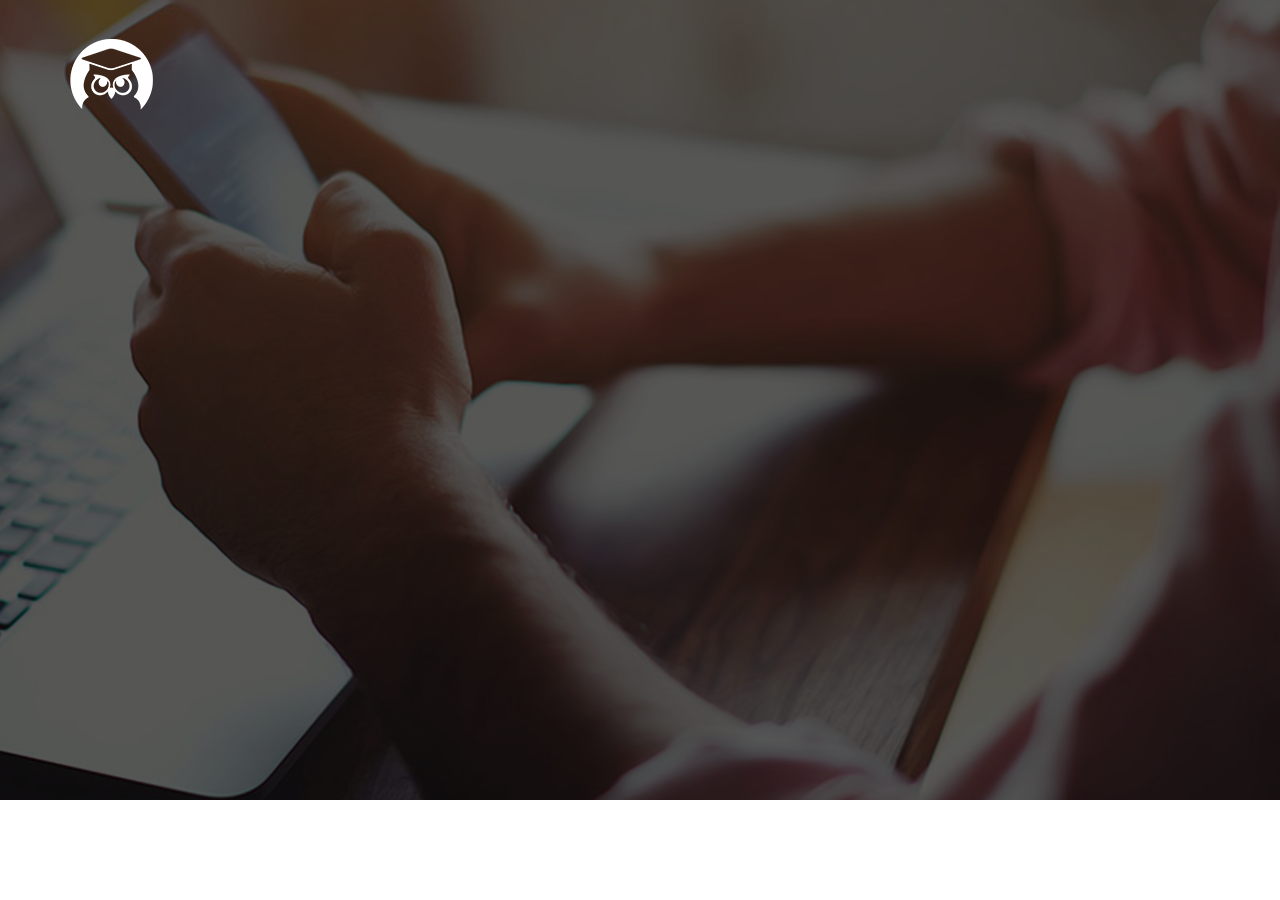
<file: index.html>
<!DOCTYPE html>
<html lang="ru">
<head>
    <meta charset="UTF-8">
    <meta http-equiv="X-UA-Compatible" content="IE=edge">
    <meta name="viewport" content="width=device-width, initial-scale=1.0">
    <link rel="stylesheet" href="/src/css/style.css">
    <title>Wordpress интенсив</title>
</head>
<body>
    <section class="promo">
        <div class="conteiner">
            <div class="logo">
                <img src="/src/imgs/icon/log.png" alt="logo" class="logo_img">
            </div>           
        </div>
    </section>
</body>
</html>
</file>
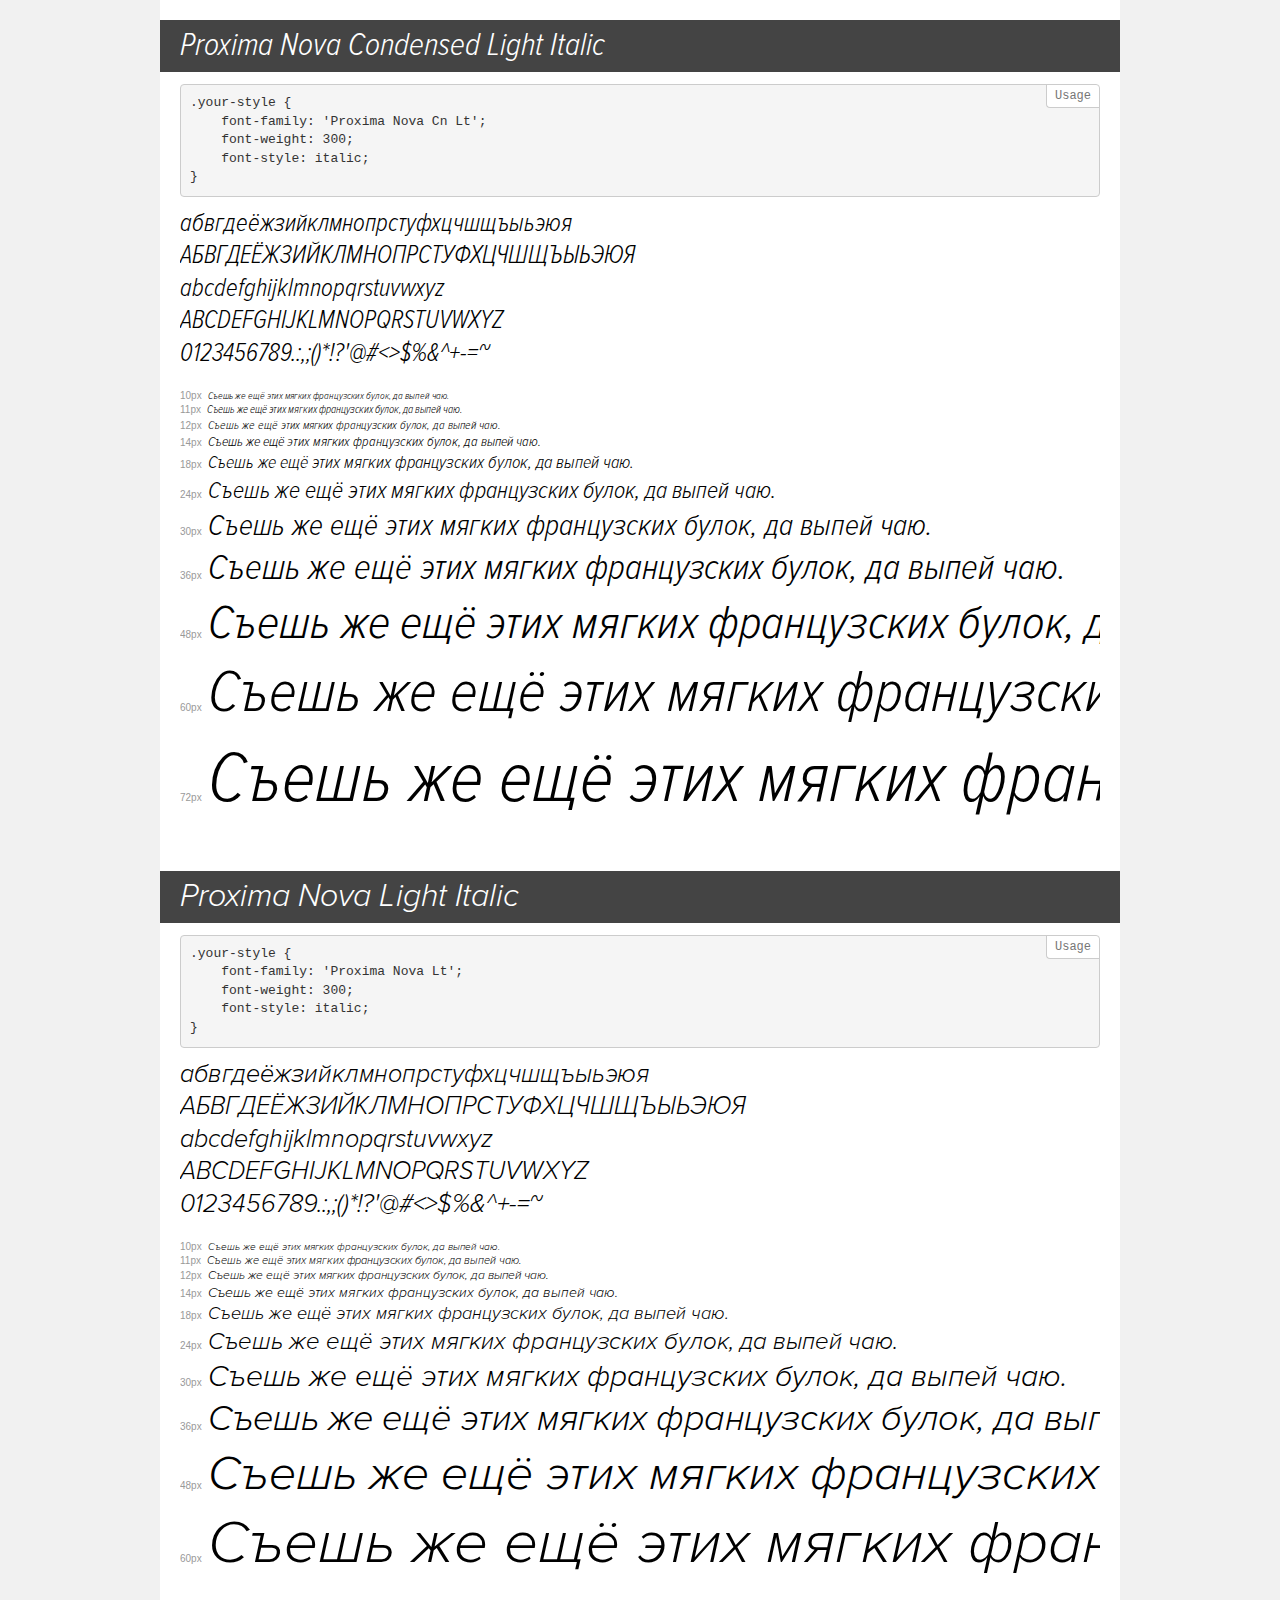
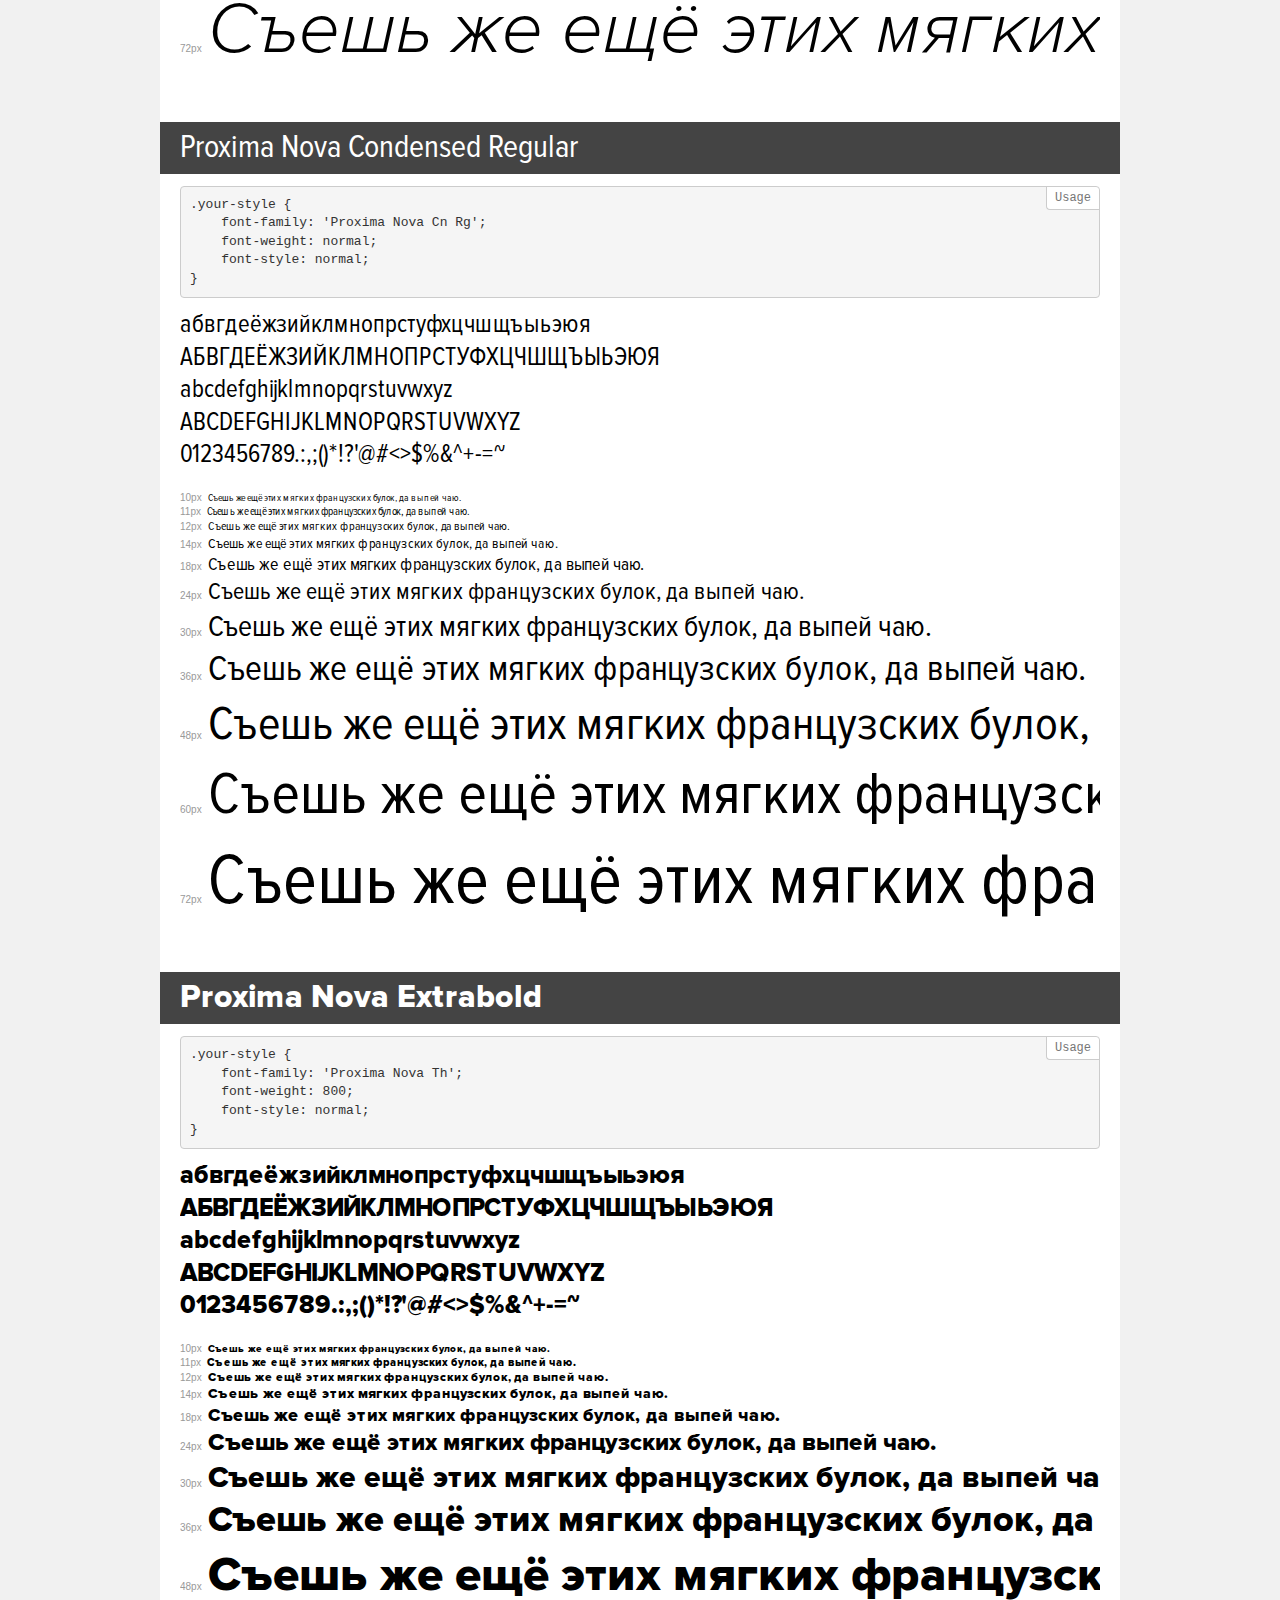
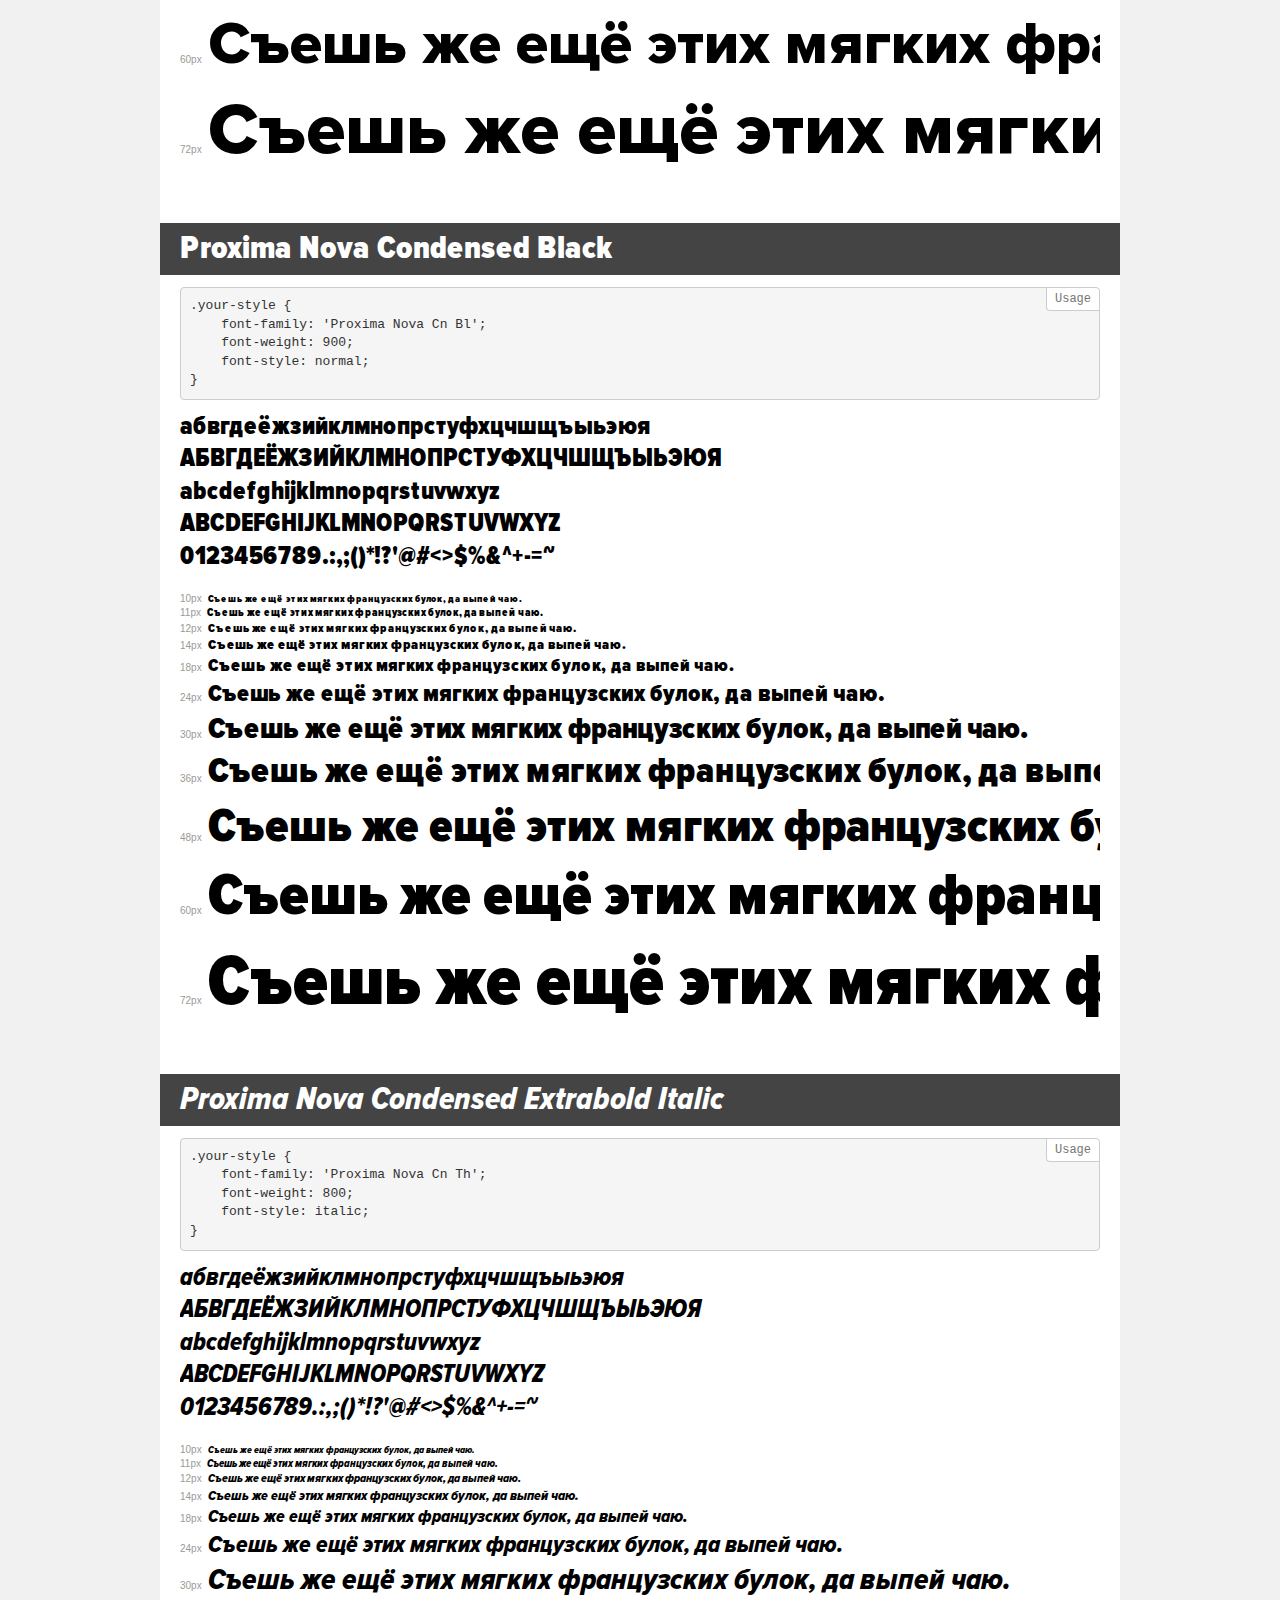
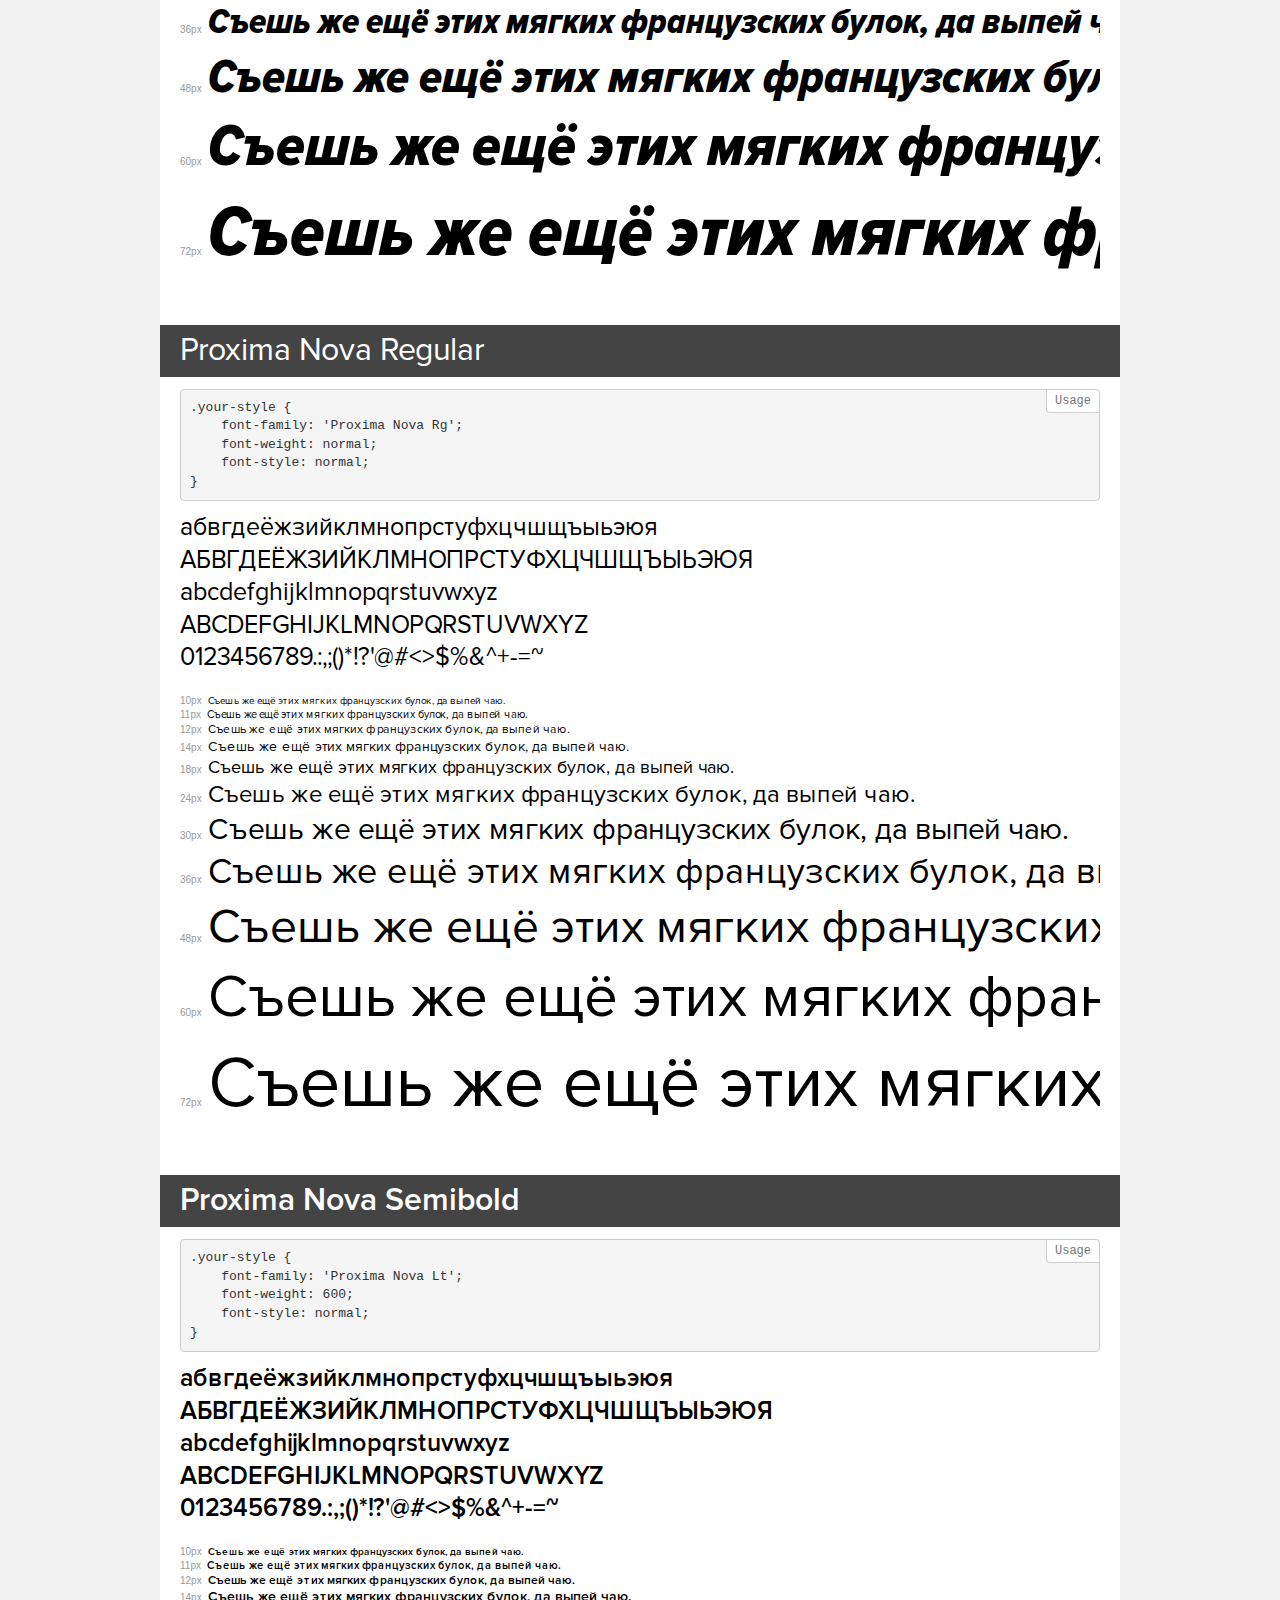
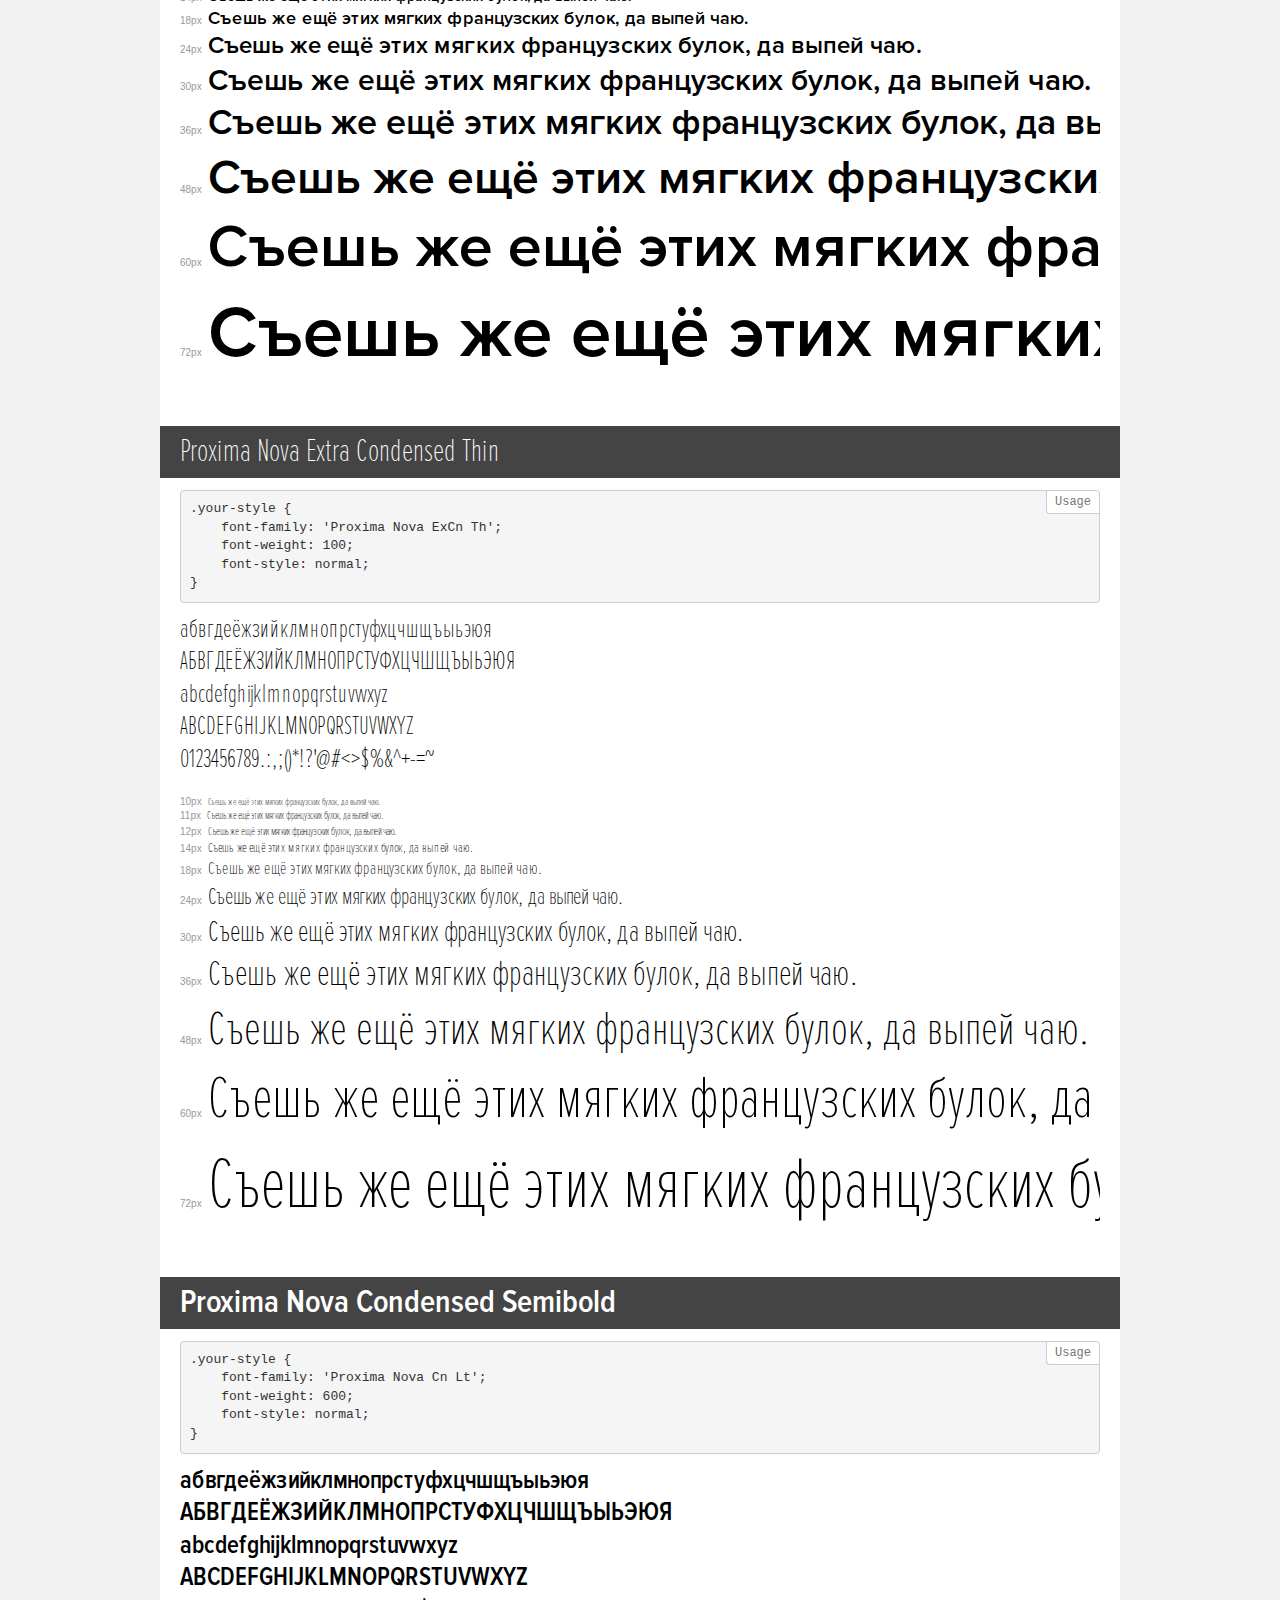
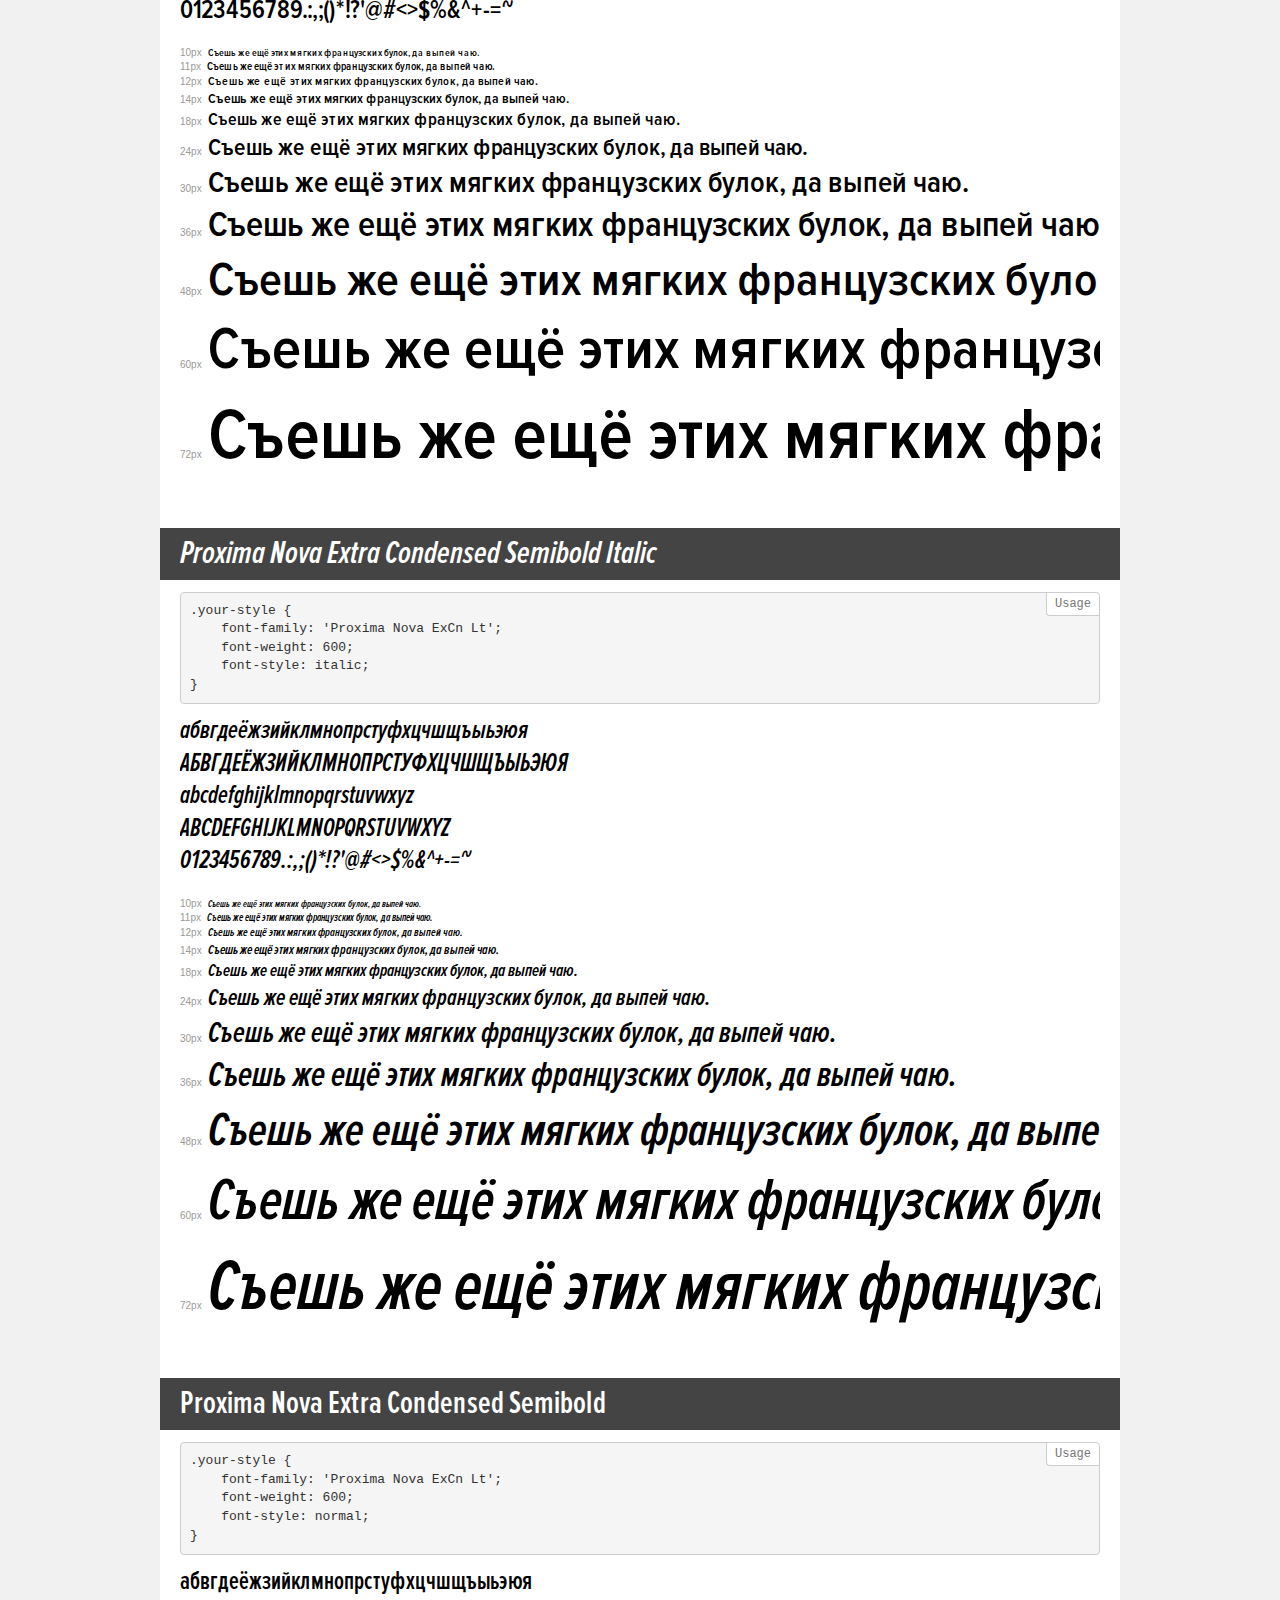
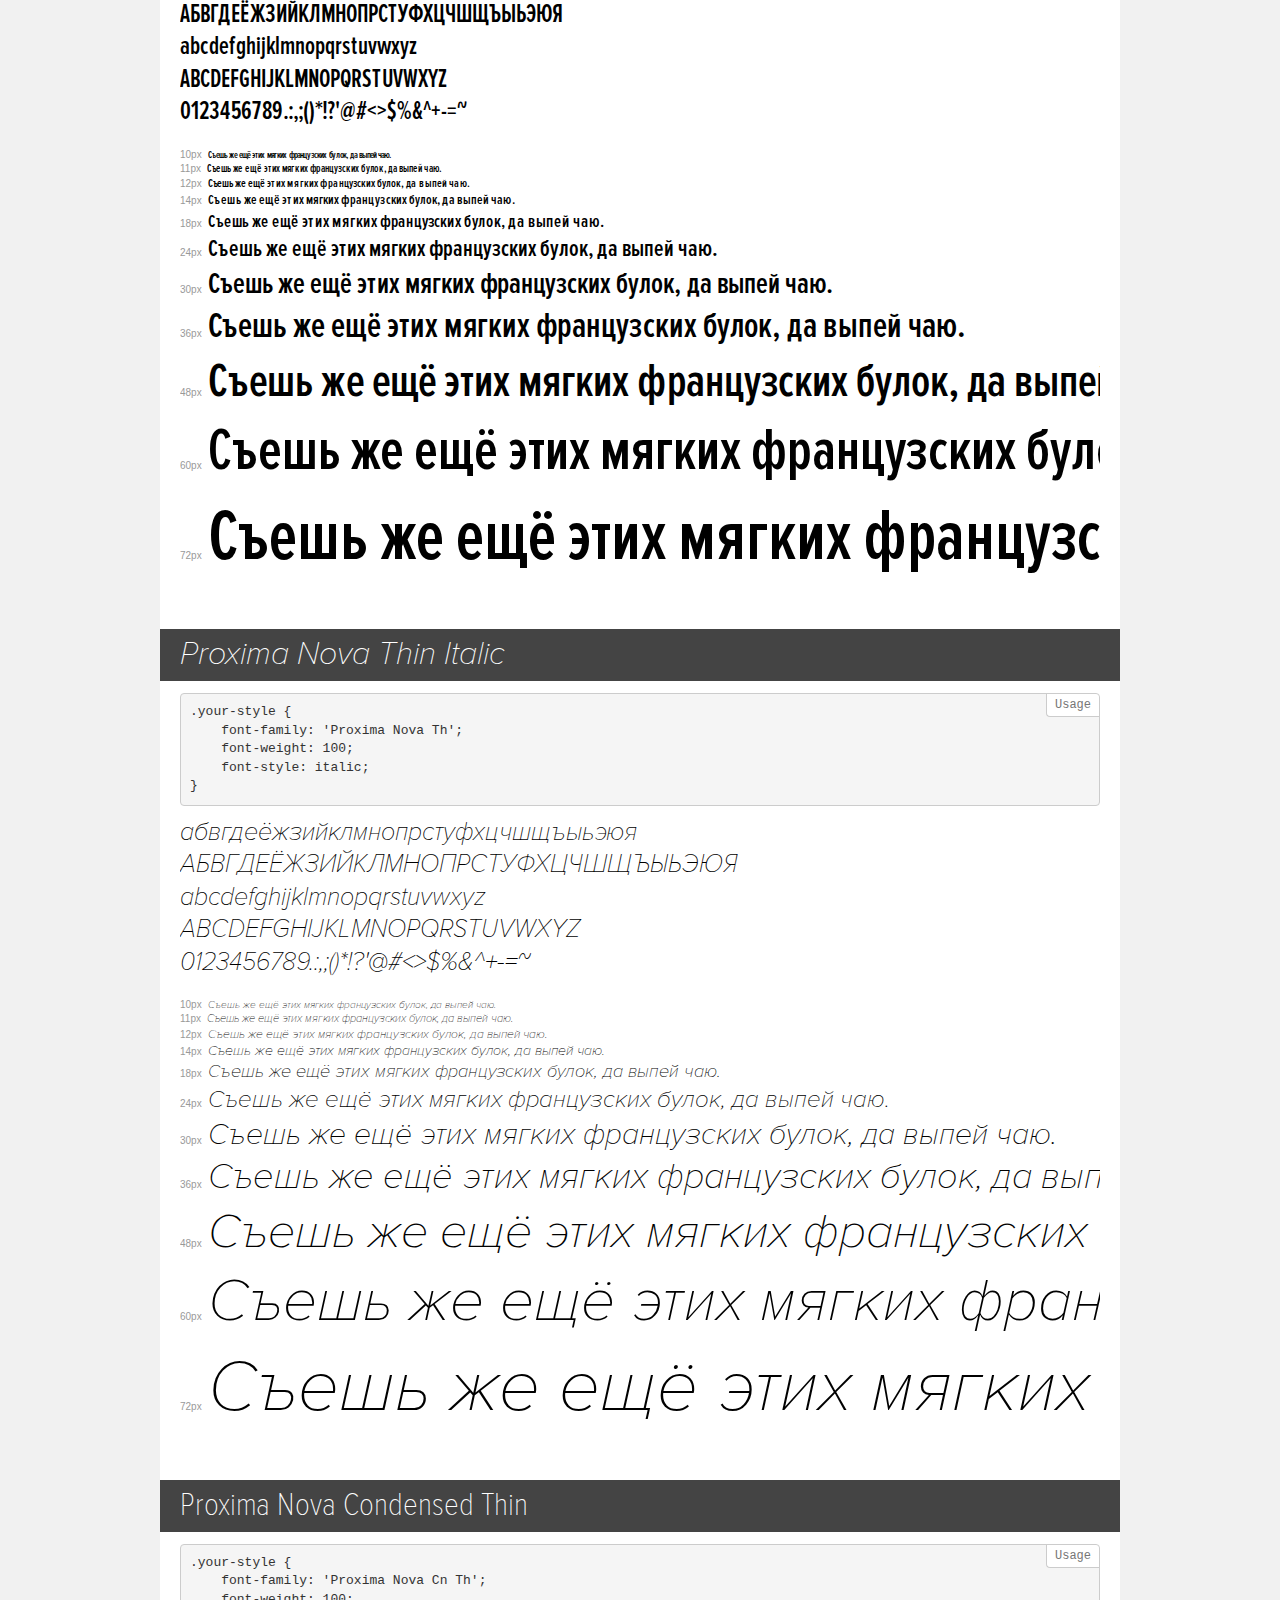
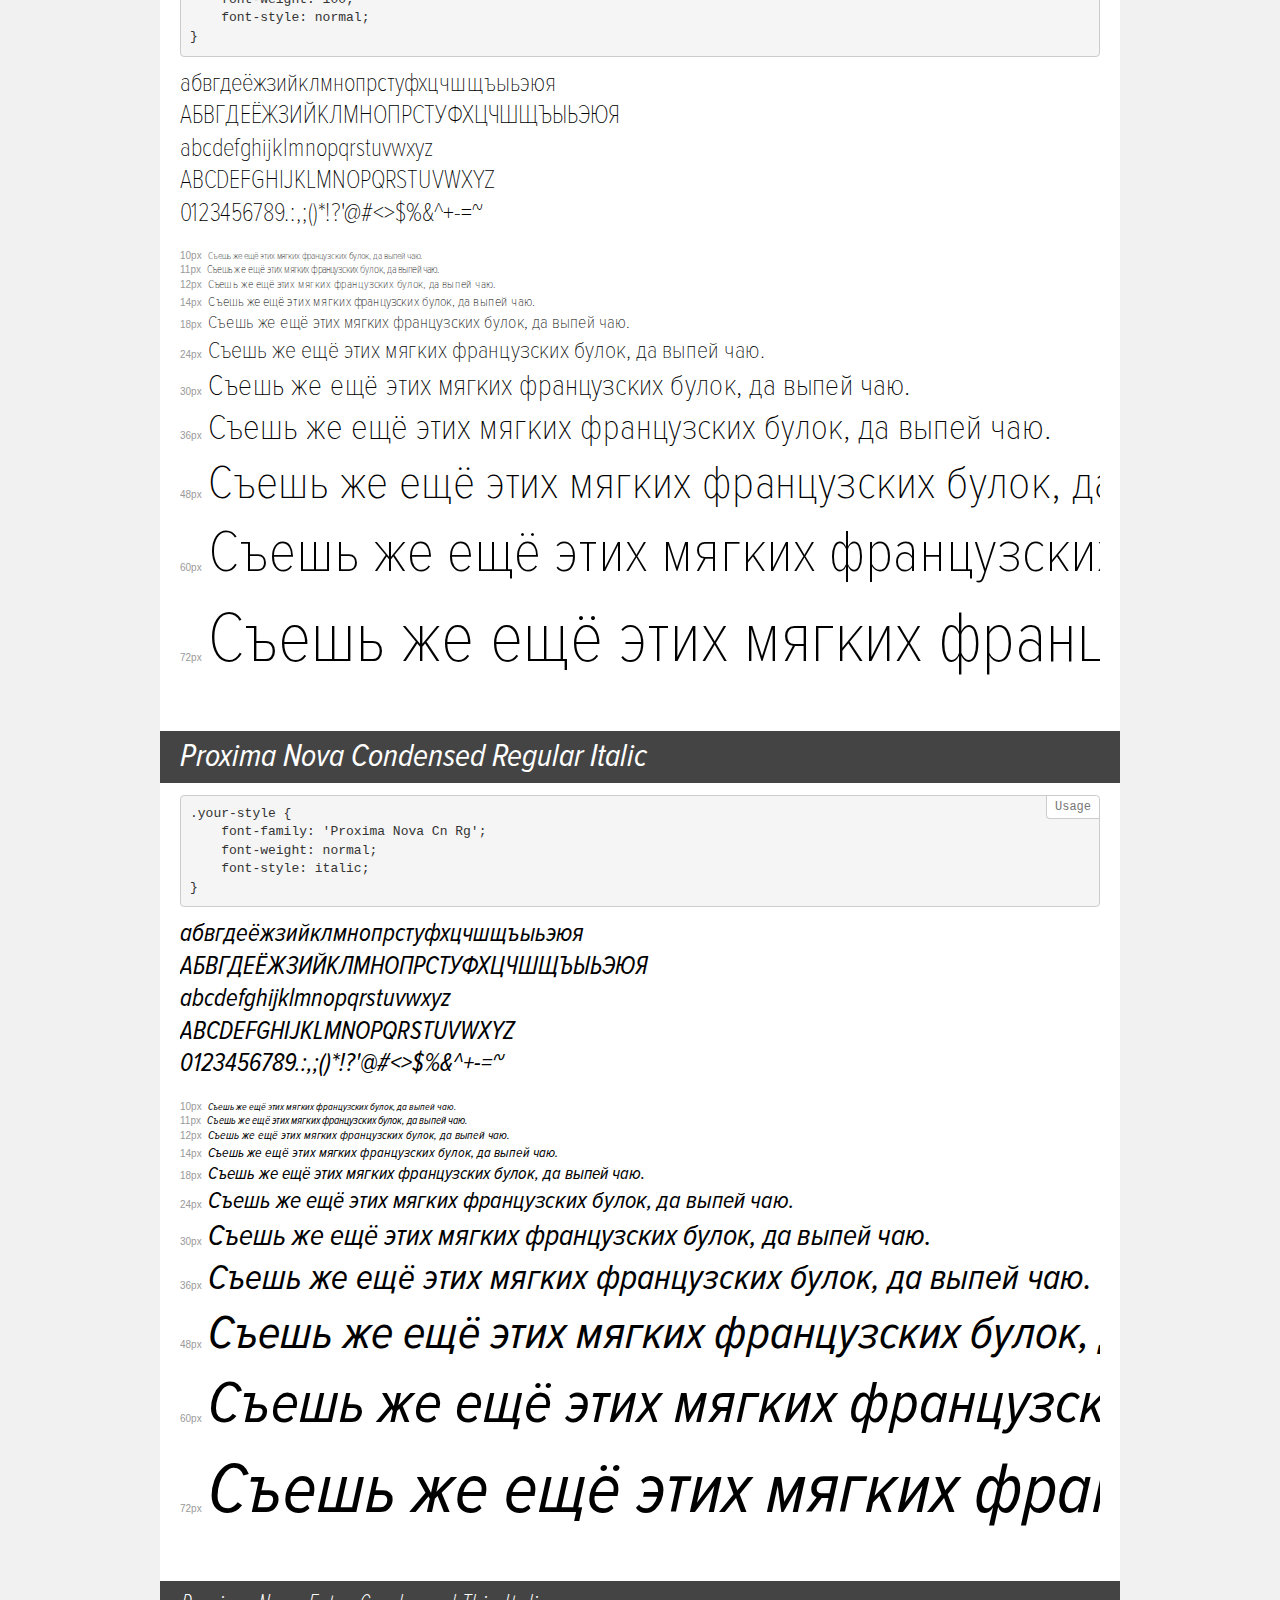
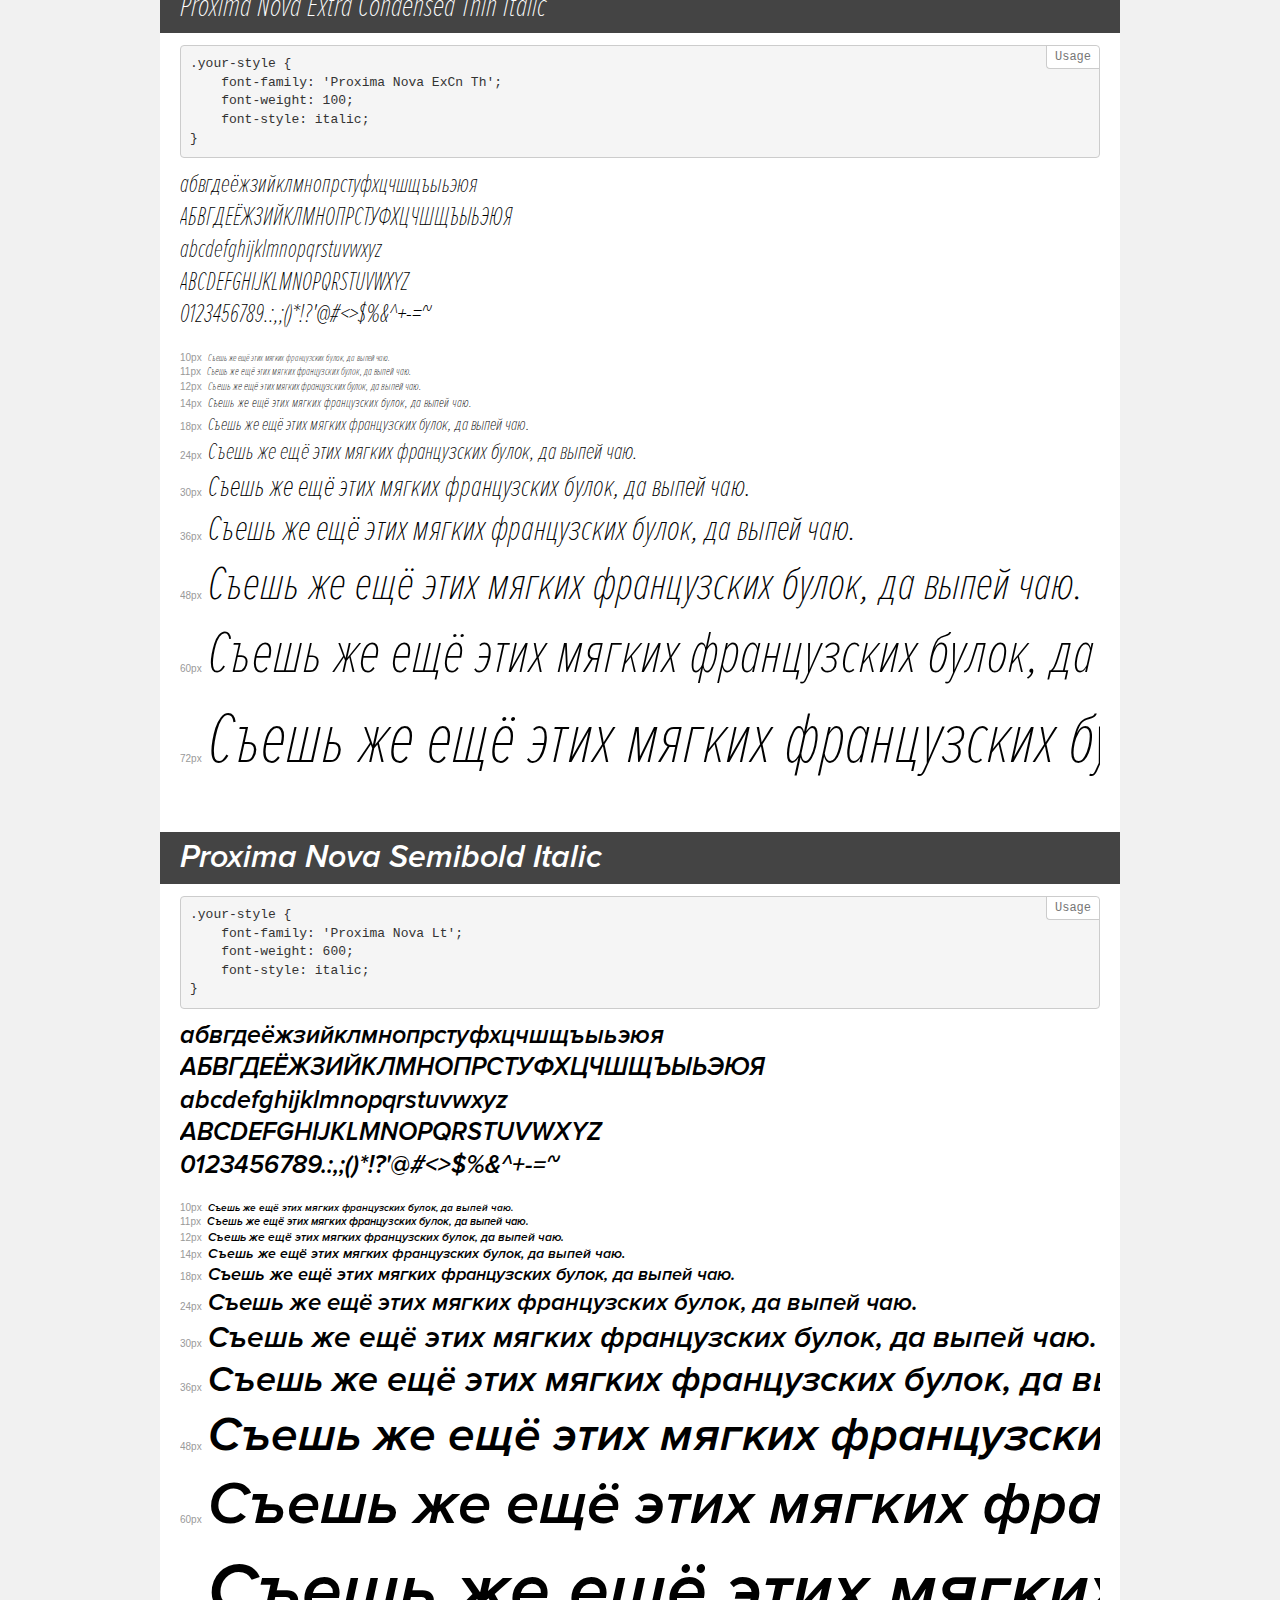
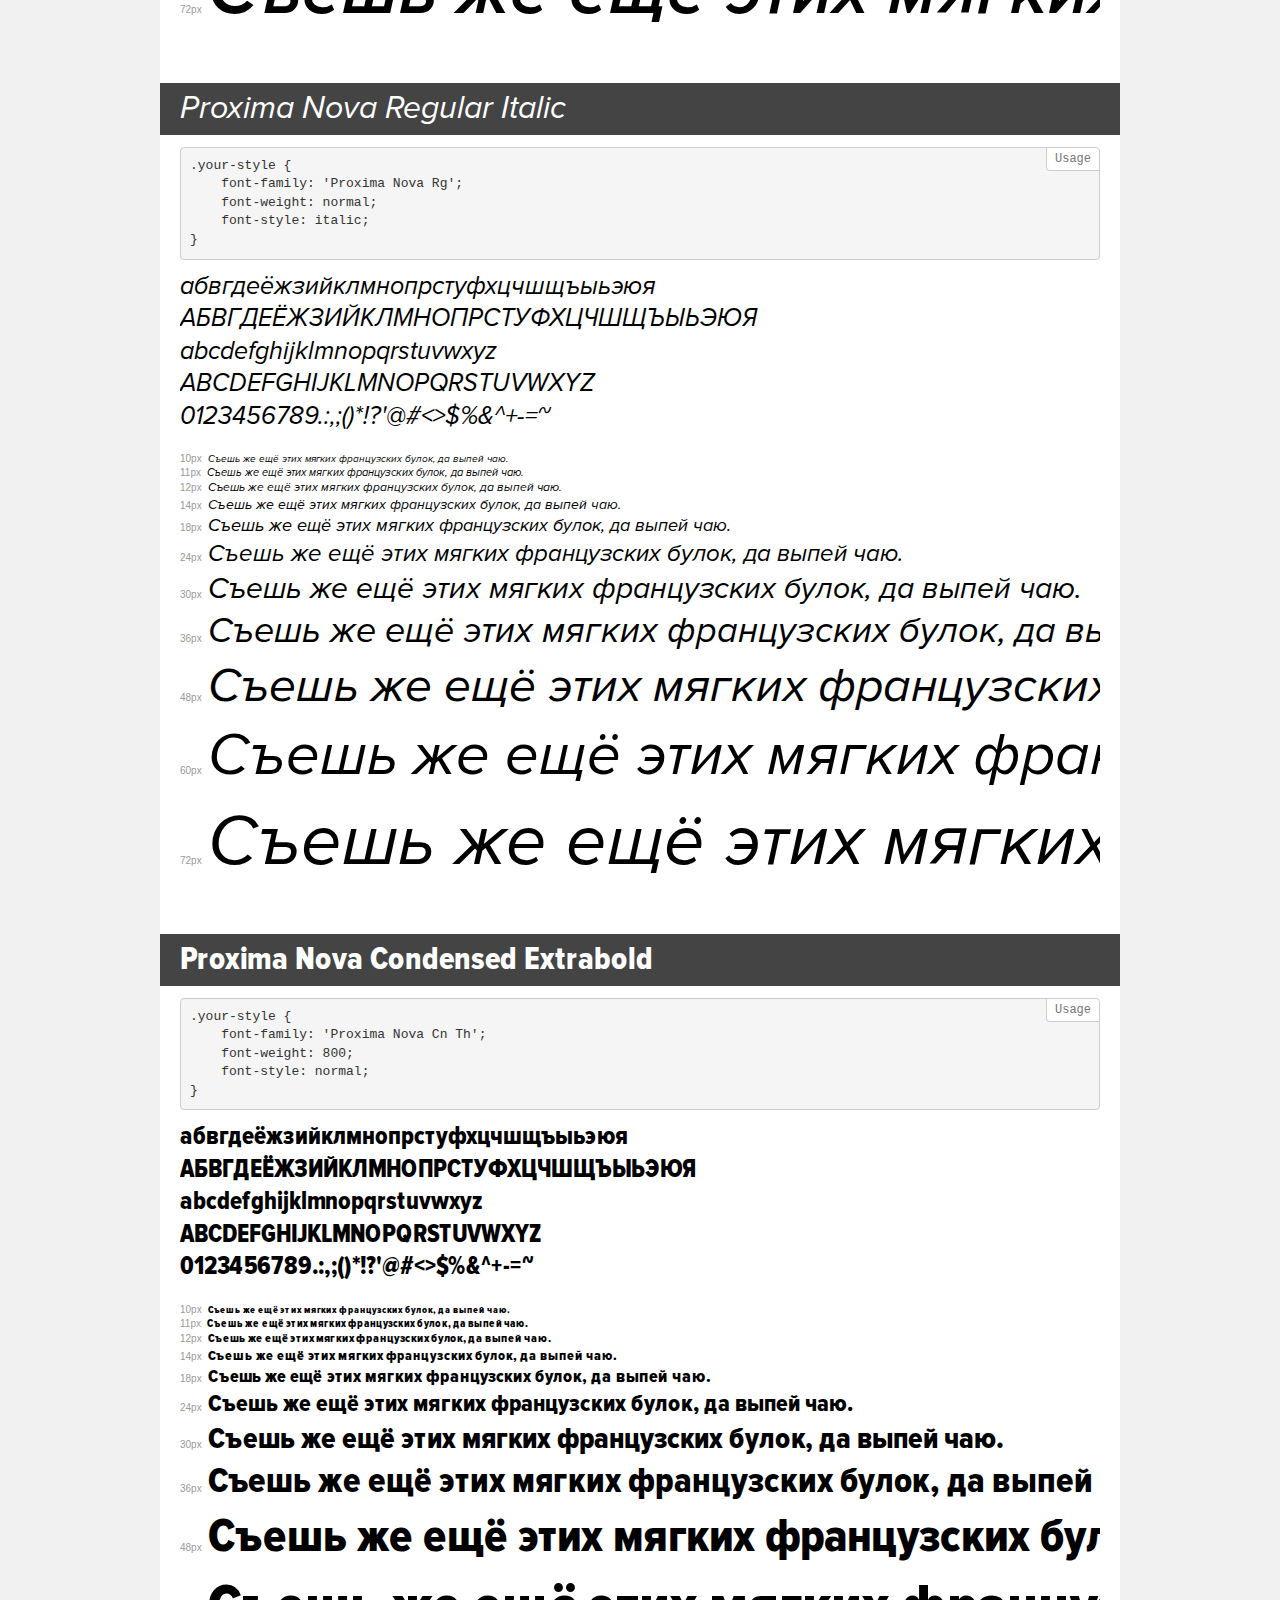
<file: src/fonts/demo.html>
<!DOCTYPE html>
<html>
<head>
	<meta charset="utf-8">
	<meta http-equiv="X-UA-Compatible" content="IE=edge">
	<meta name="viewport" content="width=device-width, initial-scale=1">
	<meta name="robots" content="noindex, noarchive">
	<title>Transfonter demo</title>
	<link href="stylesheet.css" rel="stylesheet">
	<style>
		/*
		http://meyerweb.com/eric/tools/css/reset/
		v2.0 | 20110126
		License: none (public domain)
		*/
		html, body, div, span, applet, object, iframe,
		h1, h2, h3, h4, h5, h6, p, blockquote, pre,
		a, abbr, acronym, address, big, cite, code,
		del, dfn, em, img, ins, kbd, q, s, samp,
		small, strike, strong, sub, sup, tt, var,
		b, u, i, center,
		dl, dt, dd, ol, ul, li,
		fieldset, form, label, legend,
		table, caption, tbody, tfoot, thead, tr, th, td,
		article, aside, canvas, details, embed,
		figure, figcaption, footer, header, hgroup,
		menu, nav, output, ruby, section, summary,
		time, mark, audio, video {
			margin: 0;
			padding: 0;
			border: 0;
			font-size: 100%;
			font: inherit;
			vertical-align: baseline;
		}
		/* HTML5 display-role reset for older browsers */
		article, aside, details, figcaption, figure,
		footer, header, hgroup, menu, nav, section {
			display: block;
		}
		body {
			line-height: 1;
		}
		ol, ul {
			list-style: none;
		}
		blockquote, q {
			quotes: none;
		}
		blockquote:before, blockquote:after,
		q:before, q:after {
			content: '';
			content: none;
		}
		table {
			border-collapse: collapse;
			border-spacing: 0;
		}
		/* common styles */
		body {
			background: #f1f1f1;
			color: #000;
		}
		.page {
			background: #fff;
			width: 920px;
			margin: 0 auto;
			padding: 20px 20px 0 20px;
			overflow: hidden;
		}
		.font-container {
			overflow-x: auto;
			overflow-y: hidden;
			margin-bottom: 40px;
			line-height: 1.3;
			white-space: nowrap;
			padding-bottom: 5px;
		}
		h1 {
			position: relative;
			background: #444;
			font-size: 32px;
			color: #fff;
			padding: 10px 20px;
			margin: 0 -20px 12px -20px;
		}
		.letters {
			font-size: 25px;
			margin-bottom: 20px;
		}
		.s10:before {
			content: '10px';
		}
		.s11:before {
			content: '11px';
		}
		.s12:before {
			content: '12px';
		}
		.s14:before {
			content: '14px';
		}
		.s18:before {
			content: '18px';
		}
		.s24:before {
			content: '24px';
		}
		.s30:before {
			content: '30px';
		}
		.s36:before {
			content: '36px';
		}
		.s48:before {
			content: '48px';
		}
		.s60:before {
			content: '60px';
		}
		.s72:before {
			content: '72px';
		}
		.s10:before, .s11:before, .s12:before, .s14:before,
		.s18:before, .s24:before, .s30:before, .s36:before,
		.s48:before, .s60:before, .s72:before {
			font-family: Arial, sans-serif;
			font-size: 10px;
			font-weight: normal;
			font-style: normal;
			color: #999;
			padding-right: 6px;
		}
		pre {
			display: block;
			position: relative;
			padding: 9px;
			margin: 0 0 10px;
			font-family: Monaco, Menlo, Consolas, "Courier New", monospace !important;
			font-size: 13px;
			line-height: 1.428571429;
			color: #333;
			font-weight: normal !important;
			font-style: normal !important;
			background-color: #f5f5f5;
			border: 1px solid #ccc;
			overflow-x: auto;
			border-radius: 4px;
		}
		pre:after {
			display: block;
			position: absolute;
			right: 0;
			top: 0;
			content: 'Usage';
			line-height: 1;
			padding: 5px 8px;
			font-size: 12px;
			color: #767676;
			background-color: #fff;
			border: 1px solid #ccc;
			border-right: none;
			border-top: none;
			border-radius: 0 4px 0 4px;
			z-index: 10;
		}
		/* responsive */
		@media (max-width: 959px) {
			.page {
				width: auto;
				margin: 0;
			}
		}
	</style>
</head>
<body>
<div class="page">
	<div class="demo" style="font-family: 'Proxima Nova Cn Lt'; font-weight: 300; font-style: italic;">
		<h1>Proxima Nova Condensed Light Italic</h1>
		<pre>.your-style {
    font-family: 'Proxima Nova Cn Lt';
    font-weight: 300;
    font-style: italic;
}</pre>
		<div class="font-container">
			<p class="letters">
				абвгдеёжзийклмнопрстуфхцчшщъыьэюя <br />
				АБВГДЕЁЖЗИЙКЛМНОПРСТУФХЦЧШЩЪЫЬЭЮЯ <br />
				abcdefghijklmnopqrstuvwxyz <br />
				ABCDEFGHIJKLMNOPQRSTUVWXYZ <br />				0123456789.:,;()*!?'@#<>$%&^+-=~
			</p>
			<p class="s10" style="font-size: 10px;">Съешь же ещё этих мягких французских булок, да выпей чаю.</p>
			<p class="s11" style="font-size: 11px;">Съешь же ещё этих мягких французских булок, да выпей чаю.</p>
			<p class="s12" style="font-size: 12px;">Съешь же ещё этих мягких французских булок, да выпей чаю.</p>
			<p class="s14" style="font-size: 14px;">Съешь же ещё этих мягких французских булок, да выпей чаю.</p>
			<p class="s18" style="font-size: 18px;">Съешь же ещё этих мягких французских булок, да выпей чаю.</p>
			<p class="s24" style="font-size: 24px;">Съешь же ещё этих мягких французских булок, да выпей чаю.</p>
			<p class="s30" style="font-size: 30px;">Съешь же ещё этих мягких французских булок, да выпей чаю.</p>
			<p class="s36" style="font-size: 36px;">Съешь же ещё этих мягких французских булок, да выпей чаю.</p>
			<p class="s48" style="font-size: 48px;">Съешь же ещё этих мягких французских булок, да выпей чаю.</p>
			<p class="s60" style="font-size: 60px;">Съешь же ещё этих мягких французских булок, да выпей чаю.</p>
			<p class="s72" style="font-size: 72px;">Съешь же ещё этих мягких французских булок, да выпей чаю.</p>
		</div>
	</div>
	<div class="demo" style="font-family: 'Proxima Nova Lt'; font-weight: 300; font-style: italic;">
		<h1>Proxima Nova Light Italic</h1>
		<pre>.your-style {
    font-family: 'Proxima Nova Lt';
    font-weight: 300;
    font-style: italic;
}</pre>
		<div class="font-container">
			<p class="letters">
				абвгдеёжзийклмнопрстуфхцчшщъыьэюя <br />
				АБВГДЕЁЖЗИЙКЛМНОПРСТУФХЦЧШЩЪЫЬЭЮЯ <br />
				abcdefghijklmnopqrstuvwxyz <br />
				ABCDEFGHIJKLMNOPQRSTUVWXYZ <br />				0123456789.:,;()*!?'@#<>$%&^+-=~
			</p>
			<p class="s10" style="font-size: 10px;">Съешь же ещё этих мягких французских булок, да выпей чаю.</p>
			<p class="s11" style="font-size: 11px;">Съешь же ещё этих мягких французских булок, да выпей чаю.</p>
			<p class="s12" style="font-size: 12px;">Съешь же ещё этих мягких французских булок, да выпей чаю.</p>
			<p class="s14" style="font-size: 14px;">Съешь же ещё этих мягких французских булок, да выпей чаю.</p>
			<p class="s18" style="font-size: 18px;">Съешь же ещё этих мягких французских булок, да выпей чаю.</p>
			<p class="s24" style="font-size: 24px;">Съешь же ещё этих мягких французских булок, да выпей чаю.</p>
			<p class="s30" style="font-size: 30px;">Съешь же ещё этих мягких французских булок, да выпей чаю.</p>
			<p class="s36" style="font-size: 36px;">Съешь же ещё этих мягких французских булок, да выпей чаю.</p>
			<p class="s48" style="font-size: 48px;">Съешь же ещё этих мягких французских булок, да выпей чаю.</p>
			<p class="s60" style="font-size: 60px;">Съешь же ещё этих мягких французских булок, да выпей чаю.</p>
			<p class="s72" style="font-size: 72px;">Съешь же ещё этих мягких французских булок, да выпей чаю.</p>
		</div>
	</div>
	<div class="demo" style="font-family: 'Proxima Nova Cn Rg'; font-weight: normal; font-style: normal;">
		<h1>Proxima Nova Condensed Regular</h1>
		<pre>.your-style {
    font-family: 'Proxima Nova Cn Rg';
    font-weight: normal;
    font-style: normal;
}</pre>
		<div class="font-container">
			<p class="letters">
				абвгдеёжзийклмнопрстуфхцчшщъыьэюя <br />
				АБВГДЕЁЖЗИЙКЛМНОПРСТУФХЦЧШЩЪЫЬЭЮЯ <br />
				abcdefghijklmnopqrstuvwxyz <br />
				ABCDEFGHIJKLMNOPQRSTUVWXYZ <br />				0123456789.:,;()*!?'@#<>$%&^+-=~
			</p>
			<p class="s10" style="font-size: 10px;">Съешь же ещё этих мягких французских булок, да выпей чаю.</p>
			<p class="s11" style="font-size: 11px;">Съешь же ещё этих мягких французских булок, да выпей чаю.</p>
			<p class="s12" style="font-size: 12px;">Съешь же ещё этих мягких французских булок, да выпей чаю.</p>
			<p class="s14" style="font-size: 14px;">Съешь же ещё этих мягких французских булок, да выпей чаю.</p>
			<p class="s18" style="font-size: 18px;">Съешь же ещё этих мягких французских булок, да выпей чаю.</p>
			<p class="s24" style="font-size: 24px;">Съешь же ещё этих мягких французских булок, да выпей чаю.</p>
			<p class="s30" style="font-size: 30px;">Съешь же ещё этих мягких французских булок, да выпей чаю.</p>
			<p class="s36" style="font-size: 36px;">Съешь же ещё этих мягких французских булок, да выпей чаю.</p>
			<p class="s48" style="font-size: 48px;">Съешь же ещё этих мягких французских булок, да выпей чаю.</p>
			<p class="s60" style="font-size: 60px;">Съешь же ещё этих мягких французских булок, да выпей чаю.</p>
			<p class="s72" style="font-size: 72px;">Съешь же ещё этих мягких французских булок, да выпей чаю.</p>
		</div>
	</div>
	<div class="demo" style="font-family: 'Proxima Nova Th'; font-weight: 800; font-style: normal;">
		<h1>Proxima Nova Extrabold</h1>
		<pre>.your-style {
    font-family: 'Proxima Nova Th';
    font-weight: 800;
    font-style: normal;
}</pre>
		<div class="font-container">
			<p class="letters">
				абвгдеёжзийклмнопрстуфхцчшщъыьэюя <br />
				АБВГДЕЁЖЗИЙКЛМНОПРСТУФХЦЧШЩЪЫЬЭЮЯ <br />
				abcdefghijklmnopqrstuvwxyz <br />
				ABCDEFGHIJKLMNOPQRSTUVWXYZ <br />				0123456789.:,;()*!?'@#<>$%&^+-=~
			</p>
			<p class="s10" style="font-size: 10px;">Съешь же ещё этих мягких французских булок, да выпей чаю.</p>
			<p class="s11" style="font-size: 11px;">Съешь же ещё этих мягких французских булок, да выпей чаю.</p>
			<p class="s12" style="font-size: 12px;">Съешь же ещё этих мягких французских булок, да выпей чаю.</p>
			<p class="s14" style="font-size: 14px;">Съешь же ещё этих мягких французских булок, да выпей чаю.</p>
			<p class="s18" style="font-size: 18px;">Съешь же ещё этих мягких французских булок, да выпей чаю.</p>
			<p class="s24" style="font-size: 24px;">Съешь же ещё этих мягких французских булок, да выпей чаю.</p>
			<p class="s30" style="font-size: 30px;">Съешь же ещё этих мягких французских булок, да выпей чаю.</p>
			<p class="s36" style="font-size: 36px;">Съешь же ещё этих мягких французских булок, да выпей чаю.</p>
			<p class="s48" style="font-size: 48px;">Съешь же ещё этих мягких французских булок, да выпей чаю.</p>
			<p class="s60" style="font-size: 60px;">Съешь же ещё этих мягких французских булок, да выпей чаю.</p>
			<p class="s72" style="font-size: 72px;">Съешь же ещё этих мягких французских булок, да выпей чаю.</p>
		</div>
	</div>
	<div class="demo" style="font-family: 'Proxima Nova Cn Bl'; font-weight: 900; font-style: normal;">
		<h1>Proxima Nova Condensed Black</h1>
		<pre>.your-style {
    font-family: 'Proxima Nova Cn Bl';
    font-weight: 900;
    font-style: normal;
}</pre>
		<div class="font-container">
			<p class="letters">
				абвгдеёжзийклмнопрстуфхцчшщъыьэюя <br />
				АБВГДЕЁЖЗИЙКЛМНОПРСТУФХЦЧШЩЪЫЬЭЮЯ <br />
				abcdefghijklmnopqrstuvwxyz <br />
				ABCDEFGHIJKLMNOPQRSTUVWXYZ <br />				0123456789.:,;()*!?'@#<>$%&^+-=~
			</p>
			<p class="s10" style="font-size: 10px;">Съешь же ещё этих мягких французских булок, да выпей чаю.</p>
			<p class="s11" style="font-size: 11px;">Съешь же ещё этих мягких французских булок, да выпей чаю.</p>
			<p class="s12" style="font-size: 12px;">Съешь же ещё этих мягких французских булок, да выпей чаю.</p>
			<p class="s14" style="font-size: 14px;">Съешь же ещё этих мягких французских булок, да выпей чаю.</p>
			<p class="s18" style="font-size: 18px;">Съешь же ещё этих мягких французских булок, да выпей чаю.</p>
			<p class="s24" style="font-size: 24px;">Съешь же ещё этих мягких французских булок, да выпей чаю.</p>
			<p class="s30" style="font-size: 30px;">Съешь же ещё этих мягких французских булок, да выпей чаю.</p>
			<p class="s36" style="font-size: 36px;">Съешь же ещё этих мягких французских булок, да выпей чаю.</p>
			<p class="s48" style="font-size: 48px;">Съешь же ещё этих мягких французских булок, да выпей чаю.</p>
			<p class="s60" style="font-size: 60px;">Съешь же ещё этих мягких французских булок, да выпей чаю.</p>
			<p class="s72" style="font-size: 72px;">Съешь же ещё этих мягких французских булок, да выпей чаю.</p>
		</div>
	</div>
	<div class="demo" style="font-family: 'Proxima Nova Cn Th'; font-weight: 800; font-style: italic;">
		<h1>Proxima Nova Condensed Extrabold Italic</h1>
		<pre>.your-style {
    font-family: 'Proxima Nova Cn Th';
    font-weight: 800;
    font-style: italic;
}</pre>
		<div class="font-container">
			<p class="letters">
				абвгдеёжзийклмнопрстуфхцчшщъыьэюя <br />
				АБВГДЕЁЖЗИЙКЛМНОПРСТУФХЦЧШЩЪЫЬЭЮЯ <br />
				abcdefghijklmnopqrstuvwxyz <br />
				ABCDEFGHIJKLMNOPQRSTUVWXYZ <br />				0123456789.:,;()*!?'@#<>$%&^+-=~
			</p>
			<p class="s10" style="font-size: 10px;">Съешь же ещё этих мягких французских булок, да выпей чаю.</p>
			<p class="s11" style="font-size: 11px;">Съешь же ещё этих мягких французских булок, да выпей чаю.</p>
			<p class="s12" style="font-size: 12px;">Съешь же ещё этих мягких французских булок, да выпей чаю.</p>
			<p class="s14" style="font-size: 14px;">Съешь же ещё этих мягких французских булок, да выпей чаю.</p>
			<p class="s18" style="font-size: 18px;">Съешь же ещё этих мягких французских булок, да выпей чаю.</p>
			<p class="s24" style="font-size: 24px;">Съешь же ещё этих мягких французских булок, да выпей чаю.</p>
			<p class="s30" style="font-size: 30px;">Съешь же ещё этих мягких французских булок, да выпей чаю.</p>
			<p class="s36" style="font-size: 36px;">Съешь же ещё этих мягких французских булок, да выпей чаю.</p>
			<p class="s48" style="font-size: 48px;">Съешь же ещё этих мягких французских булок, да выпей чаю.</p>
			<p class="s60" style="font-size: 60px;">Съешь же ещё этих мягких французских булок, да выпей чаю.</p>
			<p class="s72" style="font-size: 72px;">Съешь же ещё этих мягких французских булок, да выпей чаю.</p>
		</div>
	</div>
	<div class="demo" style="font-family: 'Proxima Nova Rg'; font-weight: normal; font-style: normal;">
		<h1>Proxima Nova Regular</h1>
		<pre>.your-style {
    font-family: 'Proxima Nova Rg';
    font-weight: normal;
    font-style: normal;
}</pre>
		<div class="font-container">
			<p class="letters">
				абвгдеёжзийклмнопрстуфхцчшщъыьэюя <br />
				АБВГДЕЁЖЗИЙКЛМНОПРСТУФХЦЧШЩЪЫЬЭЮЯ <br />
				abcdefghijklmnopqrstuvwxyz <br />
				ABCDEFGHIJKLMNOPQRSTUVWXYZ <br />				0123456789.:,;()*!?'@#<>$%&^+-=~
			</p>
			<p class="s10" style="font-size: 10px;">Съешь же ещё этих мягких французских булок, да выпей чаю.</p>
			<p class="s11" style="font-size: 11px;">Съешь же ещё этих мягких французских булок, да выпей чаю.</p>
			<p class="s12" style="font-size: 12px;">Съешь же ещё этих мягких французских булок, да выпей чаю.</p>
			<p class="s14" style="font-size: 14px;">Съешь же ещё этих мягких французских булок, да выпей чаю.</p>
			<p class="s18" style="font-size: 18px;">Съешь же ещё этих мягких французских булок, да выпей чаю.</p>
			<p class="s24" style="font-size: 24px;">Съешь же ещё этих мягких французских булок, да выпей чаю.</p>
			<p class="s30" style="font-size: 30px;">Съешь же ещё этих мягких французских булок, да выпей чаю.</p>
			<p class="s36" style="font-size: 36px;">Съешь же ещё этих мягких французских булок, да выпей чаю.</p>
			<p class="s48" style="font-size: 48px;">Съешь же ещё этих мягких французских булок, да выпей чаю.</p>
			<p class="s60" style="font-size: 60px;">Съешь же ещё этих мягких французских булок, да выпей чаю.</p>
			<p class="s72" style="font-size: 72px;">Съешь же ещё этих мягких французских булок, да выпей чаю.</p>
		</div>
	</div>
	<div class="demo" style="font-family: 'Proxima Nova Lt'; font-weight: 600; font-style: normal;">
		<h1>Proxima Nova Semibold</h1>
		<pre>.your-style {
    font-family: 'Proxima Nova Lt';
    font-weight: 600;
    font-style: normal;
}</pre>
		<div class="font-container">
			<p class="letters">
				абвгдеёжзийклмнопрстуфхцчшщъыьэюя <br />
				АБВГДЕЁЖЗИЙКЛМНОПРСТУФХЦЧШЩЪЫЬЭЮЯ <br />
				abcdefghijklmnopqrstuvwxyz <br />
				ABCDEFGHIJKLMNOPQRSTUVWXYZ <br />				0123456789.:,;()*!?'@#<>$%&^+-=~
			</p>
			<p class="s10" style="font-size: 10px;">Съешь же ещё этих мягких французских булок, да выпей чаю.</p>
			<p class="s11" style="font-size: 11px;">Съешь же ещё этих мягких французских булок, да выпей чаю.</p>
			<p class="s12" style="font-size: 12px;">Съешь же ещё этих мягких французских булок, да выпей чаю.</p>
			<p class="s14" style="font-size: 14px;">Съешь же ещё этих мягких французских булок, да выпей чаю.</p>
			<p class="s18" style="font-size: 18px;">Съешь же ещё этих мягких французских булок, да выпей чаю.</p>
			<p class="s24" style="font-size: 24px;">Съешь же ещё этих мягких французских булок, да выпей чаю.</p>
			<p class="s30" style="font-size: 30px;">Съешь же ещё этих мягких французских булок, да выпей чаю.</p>
			<p class="s36" style="font-size: 36px;">Съешь же ещё этих мягких французских булок, да выпей чаю.</p>
			<p class="s48" style="font-size: 48px;">Съешь же ещё этих мягких французских булок, да выпей чаю.</p>
			<p class="s60" style="font-size: 60px;">Съешь же ещё этих мягких французских булок, да выпей чаю.</p>
			<p class="s72" style="font-size: 72px;">Съешь же ещё этих мягких французских булок, да выпей чаю.</p>
		</div>
	</div>
	<div class="demo" style="font-family: 'Proxima Nova ExCn Th'; font-weight: 100; font-style: normal;">
		<h1>Proxima Nova Extra Condensed Thin</h1>
		<pre>.your-style {
    font-family: 'Proxima Nova ExCn Th';
    font-weight: 100;
    font-style: normal;
}</pre>
		<div class="font-container">
			<p class="letters">
				абвгдеёжзийклмнопрстуфхцчшщъыьэюя <br />
				АБВГДЕЁЖЗИЙКЛМНОПРСТУФХЦЧШЩЪЫЬЭЮЯ <br />
				abcdefghijklmnopqrstuvwxyz <br />
				ABCDEFGHIJKLMNOPQRSTUVWXYZ <br />				0123456789.:,;()*!?'@#<>$%&^+-=~
			</p>
			<p class="s10" style="font-size: 10px;">Съешь же ещё этих мягких французских булок, да выпей чаю.</p>
			<p class="s11" style="font-size: 11px;">Съешь же ещё этих мягких французских булок, да выпей чаю.</p>
			<p class="s12" style="font-size: 12px;">Съешь же ещё этих мягких французских булок, да выпей чаю.</p>
			<p class="s14" style="font-size: 14px;">Съешь же ещё этих мягких французских булок, да выпей чаю.</p>
			<p class="s18" style="font-size: 18px;">Съешь же ещё этих мягких французских булок, да выпей чаю.</p>
			<p class="s24" style="font-size: 24px;">Съешь же ещё этих мягких французских булок, да выпей чаю.</p>
			<p class="s30" style="font-size: 30px;">Съешь же ещё этих мягких французских булок, да выпей чаю.</p>
			<p class="s36" style="font-size: 36px;">Съешь же ещё этих мягких французских булок, да выпей чаю.</p>
			<p class="s48" style="font-size: 48px;">Съешь же ещё этих мягких французских булок, да выпей чаю.</p>
			<p class="s60" style="font-size: 60px;">Съешь же ещё этих мягких французских булок, да выпей чаю.</p>
			<p class="s72" style="font-size: 72px;">Съешь же ещё этих мягких французских булок, да выпей чаю.</p>
		</div>
	</div>
	<div class="demo" style="font-family: 'Proxima Nova Cn Lt'; font-weight: 600; font-style: normal;">
		<h1>Proxima Nova Condensed Semibold</h1>
		<pre>.your-style {
    font-family: 'Proxima Nova Cn Lt';
    font-weight: 600;
    font-style: normal;
}</pre>
		<div class="font-container">
			<p class="letters">
				абвгдеёжзийклмнопрстуфхцчшщъыьэюя <br />
				АБВГДЕЁЖЗИЙКЛМНОПРСТУФХЦЧШЩЪЫЬЭЮЯ <br />
				abcdefghijklmnopqrstuvwxyz <br />
				ABCDEFGHIJKLMNOPQRSTUVWXYZ <br />				0123456789.:,;()*!?'@#<>$%&^+-=~
			</p>
			<p class="s10" style="font-size: 10px;">Съешь же ещё этих мягких французских булок, да выпей чаю.</p>
			<p class="s11" style="font-size: 11px;">Съешь же ещё этих мягких французских булок, да выпей чаю.</p>
			<p class="s12" style="font-size: 12px;">Съешь же ещё этих мягких французских булок, да выпей чаю.</p>
			<p class="s14" style="font-size: 14px;">Съешь же ещё этих мягких французских булок, да выпей чаю.</p>
			<p class="s18" style="font-size: 18px;">Съешь же ещё этих мягких французских булок, да выпей чаю.</p>
			<p class="s24" style="font-size: 24px;">Съешь же ещё этих мягких французских булок, да выпей чаю.</p>
			<p class="s30" style="font-size: 30px;">Съешь же ещё этих мягких французских булок, да выпей чаю.</p>
			<p class="s36" style="font-size: 36px;">Съешь же ещё этих мягких французских булок, да выпей чаю.</p>
			<p class="s48" style="font-size: 48px;">Съешь же ещё этих мягких французских булок, да выпей чаю.</p>
			<p class="s60" style="font-size: 60px;">Съешь же ещё этих мягких французских булок, да выпей чаю.</p>
			<p class="s72" style="font-size: 72px;">Съешь же ещё этих мягких французских булок, да выпей чаю.</p>
		</div>
	</div>
	<div class="demo" style="font-family: 'Proxima Nova ExCn Lt'; font-weight: 600; font-style: italic;">
		<h1>Proxima Nova Extra Condensed Semibold Italic</h1>
		<pre>.your-style {
    font-family: 'Proxima Nova ExCn Lt';
    font-weight: 600;
    font-style: italic;
}</pre>
		<div class="font-container">
			<p class="letters">
				абвгдеёжзийклмнопрстуфхцчшщъыьэюя <br />
				АБВГДЕЁЖЗИЙКЛМНОПРСТУФХЦЧШЩЪЫЬЭЮЯ <br />
				abcdefghijklmnopqrstuvwxyz <br />
				ABCDEFGHIJKLMNOPQRSTUVWXYZ <br />				0123456789.:,;()*!?'@#<>$%&^+-=~
			</p>
			<p class="s10" style="font-size: 10px;">Съешь же ещё этих мягких французских булок, да выпей чаю.</p>
			<p class="s11" style="font-size: 11px;">Съешь же ещё этих мягких французских булок, да выпей чаю.</p>
			<p class="s12" style="font-size: 12px;">Съешь же ещё этих мягких французских булок, да выпей чаю.</p>
			<p class="s14" style="font-size: 14px;">Съешь же ещё этих мягких французских булок, да выпей чаю.</p>
			<p class="s18" style="font-size: 18px;">Съешь же ещё этих мягких французских булок, да выпей чаю.</p>
			<p class="s24" style="font-size: 24px;">Съешь же ещё этих мягких французских булок, да выпей чаю.</p>
			<p class="s30" style="font-size: 30px;">Съешь же ещё этих мягких французских булок, да выпей чаю.</p>
			<p class="s36" style="font-size: 36px;">Съешь же ещё этих мягких французских булок, да выпей чаю.</p>
			<p class="s48" style="font-size: 48px;">Съешь же ещё этих мягких французских булок, да выпей чаю.</p>
			<p class="s60" style="font-size: 60px;">Съешь же ещё этих мягких французских булок, да выпей чаю.</p>
			<p class="s72" style="font-size: 72px;">Съешь же ещё этих мягких французских булок, да выпей чаю.</p>
		</div>
	</div>
	<div class="demo" style="font-family: 'Proxima Nova ExCn Lt'; font-weight: 600; font-style: normal;">
		<h1>Proxima Nova Extra Condensed Semibold</h1>
		<pre>.your-style {
    font-family: 'Proxima Nova ExCn Lt';
    font-weight: 600;
    font-style: normal;
}</pre>
		<div class="font-container">
			<p class="letters">
				абвгдеёжзийклмнопрстуфхцчшщъыьэюя <br />
				АБВГДЕЁЖЗИЙКЛМНОПРСТУФХЦЧШЩЪЫЬЭЮЯ <br />
				abcdefghijklmnopqrstuvwxyz <br />
				ABCDEFGHIJKLMNOPQRSTUVWXYZ <br />				0123456789.:,;()*!?'@#<>$%&^+-=~
			</p>
			<p class="s10" style="font-size: 10px;">Съешь же ещё этих мягких французских булок, да выпей чаю.</p>
			<p class="s11" style="font-size: 11px;">Съешь же ещё этих мягких французских булок, да выпей чаю.</p>
			<p class="s12" style="font-size: 12px;">Съешь же ещё этих мягких французских булок, да выпей чаю.</p>
			<p class="s14" style="font-size: 14px;">Съешь же ещё этих мягких французских булок, да выпей чаю.</p>
			<p class="s18" style="font-size: 18px;">Съешь же ещё этих мягких французских булок, да выпей чаю.</p>
			<p class="s24" style="font-size: 24px;">Съешь же ещё этих мягких французских булок, да выпей чаю.</p>
			<p class="s30" style="font-size: 30px;">Съешь же ещё этих мягких французских булок, да выпей чаю.</p>
			<p class="s36" style="font-size: 36px;">Съешь же ещё этих мягких французских булок, да выпей чаю.</p>
			<p class="s48" style="font-size: 48px;">Съешь же ещё этих мягких французских булок, да выпей чаю.</p>
			<p class="s60" style="font-size: 60px;">Съешь же ещё этих мягких французских булок, да выпей чаю.</p>
			<p class="s72" style="font-size: 72px;">Съешь же ещё этих мягких французских булок, да выпей чаю.</p>
		</div>
	</div>
	<div class="demo" style="font-family: 'Proxima Nova Th'; font-weight: 100; font-style: italic;">
		<h1>Proxima Nova Thin Italic</h1>
		<pre>.your-style {
    font-family: 'Proxima Nova Th';
    font-weight: 100;
    font-style: italic;
}</pre>
		<div class="font-container">
			<p class="letters">
				абвгдеёжзийклмнопрстуфхцчшщъыьэюя <br />
				АБВГДЕЁЖЗИЙКЛМНОПРСТУФХЦЧШЩЪЫЬЭЮЯ <br />
				abcdefghijklmnopqrstuvwxyz <br />
				ABCDEFGHIJKLMNOPQRSTUVWXYZ <br />				0123456789.:,;()*!?'@#<>$%&^+-=~
			</p>
			<p class="s10" style="font-size: 10px;">Съешь же ещё этих мягких французских булок, да выпей чаю.</p>
			<p class="s11" style="font-size: 11px;">Съешь же ещё этих мягких французских булок, да выпей чаю.</p>
			<p class="s12" style="font-size: 12px;">Съешь же ещё этих мягких французских булок, да выпей чаю.</p>
			<p class="s14" style="font-size: 14px;">Съешь же ещё этих мягких французских булок, да выпей чаю.</p>
			<p class="s18" style="font-size: 18px;">Съешь же ещё этих мягких французских булок, да выпей чаю.</p>
			<p class="s24" style="font-size: 24px;">Съешь же ещё этих мягких французских булок, да выпей чаю.</p>
			<p class="s30" style="font-size: 30px;">Съешь же ещё этих мягких французских булок, да выпей чаю.</p>
			<p class="s36" style="font-size: 36px;">Съешь же ещё этих мягких французских булок, да выпей чаю.</p>
			<p class="s48" style="font-size: 48px;">Съешь же ещё этих мягких французских булок, да выпей чаю.</p>
			<p class="s60" style="font-size: 60px;">Съешь же ещё этих мягких французских булок, да выпей чаю.</p>
			<p class="s72" style="font-size: 72px;">Съешь же ещё этих мягких французских булок, да выпей чаю.</p>
		</div>
	</div>
	<div class="demo" style="font-family: 'Proxima Nova Cn Th'; font-weight: 100; font-style: normal;">
		<h1>Proxima Nova Condensed Thin</h1>
		<pre>.your-style {
    font-family: 'Proxima Nova Cn Th';
    font-weight: 100;
    font-style: normal;
}</pre>
		<div class="font-container">
			<p class="letters">
				абвгдеёжзийклмнопрстуфхцчшщъыьэюя <br />
				АБВГДЕЁЖЗИЙКЛМНОПРСТУФХЦЧШЩЪЫЬЭЮЯ <br />
				abcdefghijklmnopqrstuvwxyz <br />
				ABCDEFGHIJKLMNOPQRSTUVWXYZ <br />				0123456789.:,;()*!?'@#<>$%&^+-=~
			</p>
			<p class="s10" style="font-size: 10px;">Съешь же ещё этих мягких французских булок, да выпей чаю.</p>
			<p class="s11" style="font-size: 11px;">Съешь же ещё этих мягких французских булок, да выпей чаю.</p>
			<p class="s12" style="font-size: 12px;">Съешь же ещё этих мягких французских булок, да выпей чаю.</p>
			<p class="s14" style="font-size: 14px;">Съешь же ещё этих мягких французских булок, да выпей чаю.</p>
			<p class="s18" style="font-size: 18px;">Съешь же ещё этих мягких французских булок, да выпей чаю.</p>
			<p class="s24" style="font-size: 24px;">Съешь же ещё этих мягких французских булок, да выпей чаю.</p>
			<p class="s30" style="font-size: 30px;">Съешь же ещё этих мягких французских булок, да выпей чаю.</p>
			<p class="s36" style="font-size: 36px;">Съешь же ещё этих мягких французских булок, да выпей чаю.</p>
			<p class="s48" style="font-size: 48px;">Съешь же ещё этих мягких французских булок, да выпей чаю.</p>
			<p class="s60" style="font-size: 60px;">Съешь же ещё этих мягких французских булок, да выпей чаю.</p>
			<p class="s72" style="font-size: 72px;">Съешь же ещё этих мягких французских булок, да выпей чаю.</p>
		</div>
	</div>
	<div class="demo" style="font-family: 'Proxima Nova Cn Rg'; font-weight: normal; font-style: italic;">
		<h1>Proxima Nova Condensed Regular Italic</h1>
		<pre>.your-style {
    font-family: 'Proxima Nova Cn Rg';
    font-weight: normal;
    font-style: italic;
}</pre>
		<div class="font-container">
			<p class="letters">
				абвгдеёжзийклмнопрстуфхцчшщъыьэюя <br />
				АБВГДЕЁЖЗИЙКЛМНОПРСТУФХЦЧШЩЪЫЬЭЮЯ <br />
				abcdefghijklmnopqrstuvwxyz <br />
				ABCDEFGHIJKLMNOPQRSTUVWXYZ <br />				0123456789.:,;()*!?'@#<>$%&^+-=~
			</p>
			<p class="s10" style="font-size: 10px;">Съешь же ещё этих мягких французских булок, да выпей чаю.</p>
			<p class="s11" style="font-size: 11px;">Съешь же ещё этих мягких французских булок, да выпей чаю.</p>
			<p class="s12" style="font-size: 12px;">Съешь же ещё этих мягких французских булок, да выпей чаю.</p>
			<p class="s14" style="font-size: 14px;">Съешь же ещё этих мягких французских булок, да выпей чаю.</p>
			<p class="s18" style="font-size: 18px;">Съешь же ещё этих мягких французских булок, да выпей чаю.</p>
			<p class="s24" style="font-size: 24px;">Съешь же ещё этих мягких французских булок, да выпей чаю.</p>
			<p class="s30" style="font-size: 30px;">Съешь же ещё этих мягких французских булок, да выпей чаю.</p>
			<p class="s36" style="font-size: 36px;">Съешь же ещё этих мягких французских булок, да выпей чаю.</p>
			<p class="s48" style="font-size: 48px;">Съешь же ещё этих мягких французских булок, да выпей чаю.</p>
			<p class="s60" style="font-size: 60px;">Съешь же ещё этих мягких французских булок, да выпей чаю.</p>
			<p class="s72" style="font-size: 72px;">Съешь же ещё этих мягких французских булок, да выпей чаю.</p>
		</div>
	</div>
	<div class="demo" style="font-family: 'Proxima Nova ExCn Th'; font-weight: 100; font-style: italic;">
		<h1>Proxima Nova Extra Condensed Thin Italic</h1>
		<pre>.your-style {
    font-family: 'Proxima Nova ExCn Th';
    font-weight: 100;
    font-style: italic;
}</pre>
		<div class="font-container">
			<p class="letters">
				абвгдеёжзийклмнопрстуфхцчшщъыьэюя <br />
				АБВГДЕЁЖЗИЙКЛМНОПРСТУФХЦЧШЩЪЫЬЭЮЯ <br />
				abcdefghijklmnopqrstuvwxyz <br />
				ABCDEFGHIJKLMNOPQRSTUVWXYZ <br />				0123456789.:,;()*!?'@#<>$%&^+-=~
			</p>
			<p class="s10" style="font-size: 10px;">Съешь же ещё этих мягких французских булок, да выпей чаю.</p>
			<p class="s11" style="font-size: 11px;">Съешь же ещё этих мягких французских булок, да выпей чаю.</p>
			<p class="s12" style="font-size: 12px;">Съешь же ещё этих мягких французских булок, да выпей чаю.</p>
			<p class="s14" style="font-size: 14px;">Съешь же ещё этих мягких французских булок, да выпей чаю.</p>
			<p class="s18" style="font-size: 18px;">Съешь же ещё этих мягких французских булок, да выпей чаю.</p>
			<p class="s24" style="font-size: 24px;">Съешь же ещё этих мягких французских булок, да выпей чаю.</p>
			<p class="s30" style="font-size: 30px;">Съешь же ещё этих мягких французских булок, да выпей чаю.</p>
			<p class="s36" style="font-size: 36px;">Съешь же ещё этих мягких французских булок, да выпей чаю.</p>
			<p class="s48" style="font-size: 48px;">Съешь же ещё этих мягких французских булок, да выпей чаю.</p>
			<p class="s60" style="font-size: 60px;">Съешь же ещё этих мягких французских булок, да выпей чаю.</p>
			<p class="s72" style="font-size: 72px;">Съешь же ещё этих мягких французских булок, да выпей чаю.</p>
		</div>
	</div>
	<div class="demo" style="font-family: 'Proxima Nova Lt'; font-weight: 600; font-style: italic;">
		<h1>Proxima Nova Semibold Italic</h1>
		<pre>.your-style {
    font-family: 'Proxima Nova Lt';
    font-weight: 600;
    font-style: italic;
}</pre>
		<div class="font-container">
			<p class="letters">
				абвгдеёжзийклмнопрстуфхцчшщъыьэюя <br />
				АБВГДЕЁЖЗИЙКЛМНОПРСТУФХЦЧШЩЪЫЬЭЮЯ <br />
				abcdefghijklmnopqrstuvwxyz <br />
				ABCDEFGHIJKLMNOPQRSTUVWXYZ <br />				0123456789.:,;()*!?'@#<>$%&^+-=~
			</p>
			<p class="s10" style="font-size: 10px;">Съешь же ещё этих мягких французских булок, да выпей чаю.</p>
			<p class="s11" style="font-size: 11px;">Съешь же ещё этих мягких французских булок, да выпей чаю.</p>
			<p class="s12" style="font-size: 12px;">Съешь же ещё этих мягких французских булок, да выпей чаю.</p>
			<p class="s14" style="font-size: 14px;">Съешь же ещё этих мягких французских булок, да выпей чаю.</p>
			<p class="s18" style="font-size: 18px;">Съешь же ещё этих мягких французских булок, да выпей чаю.</p>
			<p class="s24" style="font-size: 24px;">Съешь же ещё этих мягких французских булок, да выпей чаю.</p>
			<p class="s30" style="font-size: 30px;">Съешь же ещё этих мягких французских булок, да выпей чаю.</p>
			<p class="s36" style="font-size: 36px;">Съешь же ещё этих мягких французских булок, да выпей чаю.</p>
			<p class="s48" style="font-size: 48px;">Съешь же ещё этих мягких французских булок, да выпей чаю.</p>
			<p class="s60" style="font-size: 60px;">Съешь же ещё этих мягких французских булок, да выпей чаю.</p>
			<p class="s72" style="font-size: 72px;">Съешь же ещё этих мягких французских булок, да выпей чаю.</p>
		</div>
	</div>
	<div class="demo" style="font-family: 'Proxima Nova Rg'; font-weight: normal; font-style: italic;">
		<h1>Proxima Nova Regular Italic</h1>
		<pre>.your-style {
    font-family: 'Proxima Nova Rg';
    font-weight: normal;
    font-style: italic;
}</pre>
		<div class="font-container">
			<p class="letters">
				абвгдеёжзийклмнопрстуфхцчшщъыьэюя <br />
				АБВГДЕЁЖЗИЙКЛМНОПРСТУФХЦЧШЩЪЫЬЭЮЯ <br />
				abcdefghijklmnopqrstuvwxyz <br />
				ABCDEFGHIJKLMNOPQRSTUVWXYZ <br />				0123456789.:,;()*!?'@#<>$%&^+-=~
			</p>
			<p class="s10" style="font-size: 10px;">Съешь же ещё этих мягких французских булок, да выпей чаю.</p>
			<p class="s11" style="font-size: 11px;">Съешь же ещё этих мягких французских булок, да выпей чаю.</p>
			<p class="s12" style="font-size: 12px;">Съешь же ещё этих мягких французских булок, да выпей чаю.</p>
			<p class="s14" style="font-size: 14px;">Съешь же ещё этих мягких французских булок, да выпей чаю.</p>
			<p class="s18" style="font-size: 18px;">Съешь же ещё этих мягких французских булок, да выпей чаю.</p>
			<p class="s24" style="font-size: 24px;">Съешь же ещё этих мягких французских булок, да выпей чаю.</p>
			<p class="s30" style="font-size: 30px;">Съешь же ещё этих мягких французских булок, да выпей чаю.</p>
			<p class="s36" style="font-size: 36px;">Съешь же ещё этих мягких французских булок, да выпей чаю.</p>
			<p class="s48" style="font-size: 48px;">Съешь же ещё этих мягких французских булок, да выпей чаю.</p>
			<p class="s60" style="font-size: 60px;">Съешь же ещё этих мягких французских булок, да выпей чаю.</p>
			<p class="s72" style="font-size: 72px;">Съешь же ещё этих мягких французских булок, да выпей чаю.</p>
		</div>
	</div>
	<div class="demo" style="font-family: 'Proxima Nova Cn Th'; font-weight: 800; font-style: normal;">
		<h1>Proxima Nova Condensed Extrabold</h1>
		<pre>.your-style {
    font-family: 'Proxima Nova Cn Th';
    font-weight: 800;
    font-style: normal;
}</pre>
		<div class="font-container">
			<p class="letters">
				абвгдеёжзийклмнопрстуфхцчшщъыьэюя <br />
				АБВГДЕЁЖЗИЙКЛМНОПРСТУФХЦЧШЩЪЫЬЭЮЯ <br />
				abcdefghijklmnopqrstuvwxyz <br />
				ABCDEFGHIJKLMNOPQRSTUVWXYZ <br />				0123456789.:,;()*!?'@#<>$%&^+-=~
			</p>
			<p class="s10" style="font-size: 10px;">Съешь же ещё этих мягких французских булок, да выпей чаю.</p>
			<p class="s11" style="font-size: 11px;">Съешь же ещё этих мягких французских булок, да выпей чаю.</p>
			<p class="s12" style="font-size: 12px;">Съешь же ещё этих мягких французских булок, да выпей чаю.</p>
			<p class="s14" style="font-size: 14px;">Съешь же ещё этих мягких французских булок, да выпей чаю.</p>
			<p class="s18" style="font-size: 18px;">Съешь же ещё этих мягких французских булок, да выпей чаю.</p>
			<p class="s24" style="font-size: 24px;">Съешь же ещё этих мягких французских булок, да выпей чаю.</p>
			<p class="s30" style="font-size: 30px;">Съешь же ещё этих мягких французских булок, да выпей чаю.</p>
			<p class="s36" style="font-size: 36px;">Съешь же ещё этих мягких французских булок, да выпей чаю.</p>
			<p class="s48" style="font-size: 48px;">Съешь же ещё этих мягких французских булок, да выпей чаю.</p>
			<p class="s60" style="font-size: 60px;">Съешь же ещё этих мягких французских булок, да выпей чаю.</p>
			<p class="s72" style="font-size: 72px;">Съешь же ещё этих мягких французских булок, да выпей чаю.</p>
		</div>
	</div>
	<div class="demo" style="font-family: 'Proxima Nova ExCn Th'; font-weight: 800; font-style: italic;">
		<h1>Proxima Nova Extra Condensed Extrabold Italic</h1>
		<pre>.your-style {
    font-family: 'Proxima Nova ExCn Th';
    font-weight: 800;
    font-style: italic;
}</pre>
		<div class="font-container">
			<p class="letters">
				абвгдеёжзийклмнопрстуфхцчшщъыьэюя <br />
				АБВГДЕЁЖЗИЙКЛМНОПРСТУФХЦЧШЩЪЫЬЭЮЯ <br />
				abcdefghijklmnopqrstuvwxyz <br />
				ABCDEFGHIJKLMNOPQRSTUVWXYZ <br />				0123456789.:,;()*!?'@#<>$%&^+-=~
			</p>
			<p class="s10" style="font-size: 10px;">Съешь же ещё этих мягких французских булок, да выпей чаю.</p>
			<p class="s11" style="font-size: 11px;">Съешь же ещё этих мягких французских булок, да выпей чаю.</p>
			<p class="s12" style="font-size: 12px;">Съешь же ещё этих мягких французских булок, да выпей чаю.</p>
			<p class="s14" style="font-size: 14px;">Съешь же ещё этих мягких французских булок, да выпей чаю.</p>
			<p class="s18" style="font-size: 18px;">Съешь же ещё этих мягких французских булок, да выпей чаю.</p>
			<p class="s24" style="font-size: 24px;">Съешь же ещё этих мягких французских булок, да выпей чаю.</p>
			<p class="s30" style="font-size: 30px;">Съешь же ещё этих мягких французских булок, да выпей чаю.</p>
			<p class="s36" style="font-size: 36px;">Съешь же ещё этих мягких французских булок, да выпей чаю.</p>
			<p class="s48" style="font-size: 48px;">Съешь же ещё этих мягких французских булок, да выпей чаю.</p>
			<p class="s60" style="font-size: 60px;">Съешь же ещё этих мягких французских булок, да выпей чаю.</p>
			<p class="s72" style="font-size: 72px;">Съешь же ещё этих мягких французских булок, да выпей чаю.</p>
		</div>
	</div>
	<div class="demo" style="font-family: 'Proxima Nova ExCn Bl'; font-weight: 900; font-style: italic;">
		<h1>Proxima Nova Extra Condensed Black Italic</h1>
		<pre>.your-style {
    font-family: 'Proxima Nova ExCn Bl';
    font-weight: 900;
    font-style: italic;
}</pre>
		<div class="font-container">
			<p class="letters">
				абвгдеёжзийклмнопрстуфхцчшщъыьэюя <br />
				АБВГДЕЁЖЗИЙКЛМНОПРСТУФХЦЧШЩЪЫЬЭЮЯ <br />
				abcdefghijklmnopqrstuvwxyz <br />
				ABCDEFGHIJKLMNOPQRSTUVWXYZ <br />				0123456789.:,;()*!?'@#<>$%&^+-=~
			</p>
			<p class="s10" style="font-size: 10px;">Съешь же ещё этих мягких французских булок, да выпей чаю.</p>
			<p class="s11" style="font-size: 11px;">Съешь же ещё этих мягких французских булок, да выпей чаю.</p>
			<p class="s12" style="font-size: 12px;">Съешь же ещё этих мягких французских булок, да выпей чаю.</p>
			<p class="s14" style="font-size: 14px;">Съешь же ещё этих мягких французских булок, да выпей чаю.</p>
			<p class="s18" style="font-size: 18px;">Съешь же ещё этих мягких французских булок, да выпей чаю.</p>
			<p class="s24" style="font-size: 24px;">Съешь же ещё этих мягких французских булок, да выпей чаю.</p>
			<p class="s30" style="font-size: 30px;">Съешь же ещё этих мягких французских булок, да выпей чаю.</p>
			<p class="s36" style="font-size: 36px;">Съешь же ещё этих мягких французских булок, да выпей чаю.</p>
			<p class="s48" style="font-size: 48px;">Съешь же ещё этих мягких французских булок, да выпей чаю.</p>
			<p class="s60" style="font-size: 60px;">Съешь же ещё этих мягких французских булок, да выпей чаю.</p>
			<p class="s72" style="font-size: 72px;">Съешь же ещё этих мягких французских булок, да выпей чаю.</p>
		</div>
	</div>
	<div class="demo" style="font-family: 'Proxima Nova ExCn Lt'; font-weight: 300; font-style: italic;">
		<h1>Proxima Nova Extra Condensed Light Italic</h1>
		<pre>.your-style {
    font-family: 'Proxima Nova ExCn Lt';
    font-weight: 300;
    font-style: italic;
}</pre>
		<div class="font-container">
			<p class="letters">
				абвгдеёжзийклмнопрстуфхцчшщъыьэюя <br />
				АБВГДЕЁЖЗИЙКЛМНОПРСТУФХЦЧШЩЪЫЬЭЮЯ <br />
				abcdefghijklmnopqrstuvwxyz <br />
				ABCDEFGHIJKLMNOPQRSTUVWXYZ <br />				0123456789.:,;()*!?'@#<>$%&^+-=~
			</p>
			<p class="s10" style="font-size: 10px;">Съешь же ещё этих мягких французских булок, да выпей чаю.</p>
			<p class="s11" style="font-size: 11px;">Съешь же ещё этих мягких французских булок, да выпей чаю.</p>
			<p class="s12" style="font-size: 12px;">Съешь же ещё этих мягких французских булок, да выпей чаю.</p>
			<p class="s14" style="font-size: 14px;">Съешь же ещё этих мягких французских булок, да выпей чаю.</p>
			<p class="s18" style="font-size: 18px;">Съешь же ещё этих мягких французских булок, да выпей чаю.</p>
			<p class="s24" style="font-size: 24px;">Съешь же ещё этих мягких французских булок, да выпей чаю.</p>
			<p class="s30" style="font-size: 30px;">Съешь же ещё этих мягких французских булок, да выпей чаю.</p>
			<p class="s36" style="font-size: 36px;">Съешь же ещё этих мягких французских булок, да выпей чаю.</p>
			<p class="s48" style="font-size: 48px;">Съешь же ещё этих мягких французских булок, да выпей чаю.</p>
			<p class="s60" style="font-size: 60px;">Съешь же ещё этих мягких французских булок, да выпей чаю.</p>
			<p class="s72" style="font-size: 72px;">Съешь же ещё этих мягких французских булок, да выпей чаю.</p>
		</div>
	</div>
	<div class="demo" style="font-family: 'Proxima Nova Cn Th'; font-weight: 100; font-style: italic;">
		<h1>Proxima Nova Condensed Thin Italic</h1>
		<pre>.your-style {
    font-family: 'Proxima Nova Cn Th';
    font-weight: 100;
    font-style: italic;
}</pre>
		<div class="font-container">
			<p class="letters">
				абвгдеёжзийклмнопрстуфхцчшщъыьэюя <br />
				АБВГДЕЁЖЗИЙКЛМНОПРСТУФХЦЧШЩЪЫЬЭЮЯ <br />
				abcdefghijklmnopqrstuvwxyz <br />
				ABCDEFGHIJKLMNOPQRSTUVWXYZ <br />				0123456789.:,;()*!?'@#<>$%&^+-=~
			</p>
			<p class="s10" style="font-size: 10px;">Съешь же ещё этих мягких французских булок, да выпей чаю.</p>
			<p class="s11" style="font-size: 11px;">Съешь же ещё этих мягких французских булок, да выпей чаю.</p>
			<p class="s12" style="font-size: 12px;">Съешь же ещё этих мягких французских булок, да выпей чаю.</p>
			<p class="s14" style="font-size: 14px;">Съешь же ещё этих мягких французских булок, да выпей чаю.</p>
			<p class="s18" style="font-size: 18px;">Съешь же ещё этих мягких французских булок, да выпей чаю.</p>
			<p class="s24" style="font-size: 24px;">Съешь же ещё этих мягких французских булок, да выпей чаю.</p>
			<p class="s30" style="font-size: 30px;">Съешь же ещё этих мягких французских булок, да выпей чаю.</p>
			<p class="s36" style="font-size: 36px;">Съешь же ещё этих мягких французских булок, да выпей чаю.</p>
			<p class="s48" style="font-size: 48px;">Съешь же ещё этих мягких французских булок, да выпей чаю.</p>
			<p class="s60" style="font-size: 60px;">Съешь же ещё этих мягких французских булок, да выпей чаю.</p>
			<p class="s72" style="font-size: 72px;">Съешь же ещё этих мягких французских булок, да выпей чаю.</p>
		</div>
	</div>
	<div class="demo" style="font-family: 'Proxima Nova ExCn Lt'; font-weight: 300; font-style: normal;">
		<h1>Proxima Nova Extra Condensed Light</h1>
		<pre>.your-style {
    font-family: 'Proxima Nova ExCn Lt';
    font-weight: 300;
    font-style: normal;
}</pre>
		<div class="font-container">
			<p class="letters">
				абвгдеёжзийклмнопрстуфхцчшщъыьэюя <br />
				АБВГДЕЁЖЗИЙКЛМНОПРСТУФХЦЧШЩЪЫЬЭЮЯ <br />
				abcdefghijklmnopqrstuvwxyz <br />
				ABCDEFGHIJKLMNOPQRSTUVWXYZ <br />				0123456789.:,;()*!?'@#<>$%&^+-=~
			</p>
			<p class="s10" style="font-size: 10px;">Съешь же ещё этих мягких французских булок, да выпей чаю.</p>
			<p class="s11" style="font-size: 11px;">Съешь же ещё этих мягких французских булок, да выпей чаю.</p>
			<p class="s12" style="font-size: 12px;">Съешь же ещё этих мягких французских булок, да выпей чаю.</p>
			<p class="s14" style="font-size: 14px;">Съешь же ещё этих мягких французских булок, да выпей чаю.</p>
			<p class="s18" style="font-size: 18px;">Съешь же ещё этих мягких французских булок, да выпей чаю.</p>
			<p class="s24" style="font-size: 24px;">Съешь же ещё этих мягких французских булок, да выпей чаю.</p>
			<p class="s30" style="font-size: 30px;">Съешь же ещё этих мягких французских булок, да выпей чаю.</p>
			<p class="s36" style="font-size: 36px;">Съешь же ещё этих мягких французских булок, да выпей чаю.</p>
			<p class="s48" style="font-size: 48px;">Съешь же ещё этих мягких французских булок, да выпей чаю.</p>
			<p class="s60" style="font-size: 60px;">Съешь же ещё этих мягких французских булок, да выпей чаю.</p>
			<p class="s72" style="font-size: 72px;">Съешь же ещё этих мягких французских булок, да выпей чаю.</p>
		</div>
	</div>
	<div class="demo" style="font-family: 'Proxima Nova Cn Rg'; font-weight: bold; font-style: italic;">
		<h1>Proxima Nova Condensed Bold Italic</h1>
		<pre>.your-style {
    font-family: 'Proxima Nova Cn Rg';
    font-weight: bold;
    font-style: italic;
}</pre>
		<div class="font-container">
			<p class="letters">
				абвгдеёжзийклмнопрстуфхцчшщъыьэюя <br />
				АБВГДЕЁЖЗИЙКЛМНОПРСТУФХЦЧШЩЪЫЬЭЮЯ <br />
				abcdefghijklmnopqrstuvwxyz <br />
				ABCDEFGHIJKLMNOPQRSTUVWXYZ <br />				0123456789.:,;()*!?'@#<>$%&^+-=~
			</p>
			<p class="s10" style="font-size: 10px;">Съешь же ещё этих мягких французских булок, да выпей чаю.</p>
			<p class="s11" style="font-size: 11px;">Съешь же ещё этих мягких французских булок, да выпей чаю.</p>
			<p class="s12" style="font-size: 12px;">Съешь же ещё этих мягких французских булок, да выпей чаю.</p>
			<p class="s14" style="font-size: 14px;">Съешь же ещё этих мягких французских булок, да выпей чаю.</p>
			<p class="s18" style="font-size: 18px;">Съешь же ещё этих мягких французских булок, да выпей чаю.</p>
			<p class="s24" style="font-size: 24px;">Съешь же ещё этих мягких французских булок, да выпей чаю.</p>
			<p class="s30" style="font-size: 30px;">Съешь же ещё этих мягких французских булок, да выпей чаю.</p>
			<p class="s36" style="font-size: 36px;">Съешь же ещё этих мягких французских булок, да выпей чаю.</p>
			<p class="s48" style="font-size: 48px;">Съешь же ещё этих мягких французских булок, да выпей чаю.</p>
			<p class="s60" style="font-size: 60px;">Съешь же ещё этих мягких французских булок, да выпей чаю.</p>
			<p class="s72" style="font-size: 72px;">Съешь же ещё этих мягких французских булок, да выпей чаю.</p>
		</div>
	</div>
	<div class="demo" style="font-family: 'Proxima Nova ExCn Th'; font-weight: 800; font-style: normal;">
		<h1>Proxima Nova Extra Condensed Extrabold</h1>
		<pre>.your-style {
    font-family: 'Proxima Nova ExCn Th';
    font-weight: 800;
    font-style: normal;
}</pre>
		<div class="font-container">
			<p class="letters">
				абвгдеёжзийклмнопрстуфхцчшщъыьэюя <br />
				АБВГДЕЁЖЗИЙКЛМНОПРСТУФХЦЧШЩЪЫЬЭЮЯ <br />
				abcdefghijklmnopqrstuvwxyz <br />
				ABCDEFGHIJKLMNOPQRSTUVWXYZ <br />				0123456789.:,;()*!?'@#<>$%&^+-=~
			</p>
			<p class="s10" style="font-size: 10px;">Съешь же ещё этих мягких французских булок, да выпей чаю.</p>
			<p class="s11" style="font-size: 11px;">Съешь же ещё этих мягких французских булок, да выпей чаю.</p>
			<p class="s12" style="font-size: 12px;">Съешь же ещё этих мягких французских булок, да выпей чаю.</p>
			<p class="s14" style="font-size: 14px;">Съешь же ещё этих мягких французских булок, да выпей чаю.</p>
			<p class="s18" style="font-size: 18px;">Съешь же ещё этих мягких французских булок, да выпей чаю.</p>
			<p class="s24" style="font-size: 24px;">Съешь же ещё этих мягких французских булок, да выпей чаю.</p>
			<p class="s30" style="font-size: 30px;">Съешь же ещё этих мягких французских булок, да выпей чаю.</p>
			<p class="s36" style="font-size: 36px;">Съешь же ещё этих мягких французских булок, да выпей чаю.</p>
			<p class="s48" style="font-size: 48px;">Съешь же ещё этих мягких французских булок, да выпей чаю.</p>
			<p class="s60" style="font-size: 60px;">Съешь же ещё этих мягких французских булок, да выпей чаю.</p>
			<p class="s72" style="font-size: 72px;">Съешь же ещё этих мягких французских булок, да выпей чаю.</p>
		</div>
	</div>
	<div class="demo" style="font-family: 'Proxima Nova ExCn Rg'; font-weight: bold; font-style: italic;">
		<h1>Proxima Nova Extra Condensed Bold Italic</h1>
		<pre>.your-style {
    font-family: 'Proxima Nova ExCn Rg';
    font-weight: bold;
    font-style: italic;
}</pre>
		<div class="font-container">
			<p class="letters">
				абвгдеёжзийклмнопрстуфхцчшщъыьэюя <br />
				АБВГДЕЁЖЗИЙКЛМНОПРСТУФХЦЧШЩЪЫЬЭЮЯ <br />
				abcdefghijklmnopqrstuvwxyz <br />
				ABCDEFGHIJKLMNOPQRSTUVWXYZ <br />				0123456789.:,;()*!?'@#<>$%&^+-=~
			</p>
			<p class="s10" style="font-size: 10px;">Съешь же ещё этих мягких французских булок, да выпей чаю.</p>
			<p class="s11" style="font-size: 11px;">Съешь же ещё этих мягких французских булок, да выпей чаю.</p>
			<p class="s12" style="font-size: 12px;">Съешь же ещё этих мягких французских булок, да выпей чаю.</p>
			<p class="s14" style="font-size: 14px;">Съешь же ещё этих мягких французских булок, да выпей чаю.</p>
			<p class="s18" style="font-size: 18px;">Съешь же ещё этих мягких французских булок, да выпей чаю.</p>
			<p class="s24" style="font-size: 24px;">Съешь же ещё этих мягких французских булок, да выпей чаю.</p>
			<p class="s30" style="font-size: 30px;">Съешь же ещё этих мягких французских булок, да выпей чаю.</p>
			<p class="s36" style="font-size: 36px;">Съешь же ещё этих мягких французских булок, да выпей чаю.</p>
			<p class="s48" style="font-size: 48px;">Съешь же ещё этих мягких французских булок, да выпей чаю.</p>
			<p class="s60" style="font-size: 60px;">Съешь же ещё этих мягких французских булок, да выпей чаю.</p>
			<p class="s72" style="font-size: 72px;">Съешь же ещё этих мягких французских булок, да выпей чаю.</p>
		</div>
	</div>
	<div class="demo" style="font-family: 'Proxima Nova Bl'; font-weight: 900; font-style: normal;">
		<h1>Proxima Nova Black</h1>
		<pre>.your-style {
    font-family: 'Proxima Nova Bl';
    font-weight: 900;
    font-style: normal;
}</pre>
		<div class="font-container">
			<p class="letters">
				абвгдеёжзийклмнопрстуфхцчшщъыьэюя <br />
				АБВГДЕЁЖЗИЙКЛМНОПРСТУФХЦЧШЩЪЫЬЭЮЯ <br />
				abcdefghijklmnopqrstuvwxyz <br />
				ABCDEFGHIJKLMNOPQRSTUVWXYZ <br />				0123456789.:,;()*!?'@#<>$%&^+-=~
			</p>
			<p class="s10" style="font-size: 10px;">Съешь же ещё этих мягких французских булок, да выпей чаю.</p>
			<p class="s11" style="font-size: 11px;">Съешь же ещё этих мягких французских булок, да выпей чаю.</p>
			<p class="s12" style="font-size: 12px;">Съешь же ещё этих мягких французских булок, да выпей чаю.</p>
			<p class="s14" style="font-size: 14px;">Съешь же ещё этих мягких французских булок, да выпей чаю.</p>
			<p class="s18" style="font-size: 18px;">Съешь же ещё этих мягких французских булок, да выпей чаю.</p>
			<p class="s24" style="font-size: 24px;">Съешь же ещё этих мягких французских булок, да выпей чаю.</p>
			<p class="s30" style="font-size: 30px;">Съешь же ещё этих мягких французских булок, да выпей чаю.</p>
			<p class="s36" style="font-size: 36px;">Съешь же ещё этих мягких французских булок, да выпей чаю.</p>
			<p class="s48" style="font-size: 48px;">Съешь же ещё этих мягких французских булок, да выпей чаю.</p>
			<p class="s60" style="font-size: 60px;">Съешь же ещё этих мягких французских булок, да выпей чаю.</p>
			<p class="s72" style="font-size: 72px;">Съешь же ещё этих мягких французских булок, да выпей чаю.</p>
		</div>
	</div>
	<div class="demo" style="font-family: 'Proxima Nova Rg'; font-weight: bold; font-style: normal;">
		<h1>Proxima Nova Bold</h1>
		<pre>.your-style {
    font-family: 'Proxima Nova Rg';
    font-weight: bold;
    font-style: normal;
}</pre>
		<div class="font-container">
			<p class="letters">
				абвгдеёжзийклмнопрстуфхцчшщъыьэюя <br />
				АБВГДЕЁЖЗИЙКЛМНОПРСТУФХЦЧШЩЪЫЬЭЮЯ <br />
				abcdefghijklmnopqrstuvwxyz <br />
				ABCDEFGHIJKLMNOPQRSTUVWXYZ <br />				0123456789.:,;()*!?'@#<>$%&^+-=~
			</p>
			<p class="s10" style="font-size: 10px;">Съешь же ещё этих мягких французских булок, да выпей чаю.</p>
			<p class="s11" style="font-size: 11px;">Съешь же ещё этих мягких французских булок, да выпей чаю.</p>
			<p class="s12" style="font-size: 12px;">Съешь же ещё этих мягких французских булок, да выпей чаю.</p>
			<p class="s14" style="font-size: 14px;">Съешь же ещё этих мягких французских булок, да выпей чаю.</p>
			<p class="s18" style="font-size: 18px;">Съешь же ещё этих мягких французских булок, да выпей чаю.</p>
			<p class="s24" style="font-size: 24px;">Съешь же ещё этих мягких французских булок, да выпей чаю.</p>
			<p class="s30" style="font-size: 30px;">Съешь же ещё этих мягких французских булок, да выпей чаю.</p>
			<p class="s36" style="font-size: 36px;">Съешь же ещё этих мягких французских булок, да выпей чаю.</p>
			<p class="s48" style="font-size: 48px;">Съешь же ещё этих мягких французских булок, да выпей чаю.</p>
			<p class="s60" style="font-size: 60px;">Съешь же ещё этих мягких французских булок, да выпей чаю.</p>
			<p class="s72" style="font-size: 72px;">Съешь же ещё этих мягких французских булок, да выпей чаю.</p>
		</div>
	</div>
	<div class="demo" style="font-family: 'Proxima Nova ExCn Rg'; font-weight: bold; font-style: normal;">
		<h1>Proxima Nova Extra Condensed Bold</h1>
		<pre>.your-style {
    font-family: 'Proxima Nova ExCn Rg';
    font-weight: bold;
    font-style: normal;
}</pre>
		<div class="font-container">
			<p class="letters">
				абвгдеёжзийклмнопрстуфхцчшщъыьэюя <br />
				АБВГДЕЁЖЗИЙКЛМНОПРСТУФХЦЧШЩЪЫЬЭЮЯ <br />
				abcdefghijklmnopqrstuvwxyz <br />
				ABCDEFGHIJKLMNOPQRSTUVWXYZ <br />				0123456789.:,;()*!?'@#<>$%&^+-=~
			</p>
			<p class="s10" style="font-size: 10px;">Съешь же ещё этих мягких французских булок, да выпей чаю.</p>
			<p class="s11" style="font-size: 11px;">Съешь же ещё этих мягких французских булок, да выпей чаю.</p>
			<p class="s12" style="font-size: 12px;">Съешь же ещё этих мягких французских булок, да выпей чаю.</p>
			<p class="s14" style="font-size: 14px;">Съешь же ещё этих мягких французских булок, да выпей чаю.</p>
			<p class="s18" style="font-size: 18px;">Съешь же ещё этих мягких французских булок, да выпей чаю.</p>
			<p class="s24" style="font-size: 24px;">Съешь же ещё этих мягких французских булок, да выпей чаю.</p>
			<p class="s30" style="font-size: 30px;">Съешь же ещё этих мягких французских булок, да выпей чаю.</p>
			<p class="s36" style="font-size: 36px;">Съешь же ещё этих мягких французских булок, да выпей чаю.</p>
			<p class="s48" style="font-size: 48px;">Съешь же ещё этих мягких французских булок, да выпей чаю.</p>
			<p class="s60" style="font-size: 60px;">Съешь же ещё этих мягких французских булок, да выпей чаю.</p>
			<p class="s72" style="font-size: 72px;">Съешь же ещё этих мягких французских булок, да выпей чаю.</p>
		</div>
	</div>
	<div class="demo" style="font-family: 'Proxima Nova Th'; font-weight: 100; font-style: normal;">
		<h1>Proxima Nova Thin</h1>
		<pre>.your-style {
    font-family: 'Proxima Nova Th';
    font-weight: 100;
    font-style: normal;
}</pre>
		<div class="font-container">
			<p class="letters">
				абвгдеёжзийклмнопрстуфхцчшщъыьэюя <br />
				АБВГДЕЁЖЗИЙКЛМНОПРСТУФХЦЧШЩЪЫЬЭЮЯ <br />
				abcdefghijklmnopqrstuvwxyz <br />
				ABCDEFGHIJKLMNOPQRSTUVWXYZ <br />				0123456789.:,;()*!?'@#<>$%&^+-=~
			</p>
			<p class="s10" style="font-size: 10px;">Съешь же ещё этих мягких французских булок, да выпей чаю.</p>
			<p class="s11" style="font-size: 11px;">Съешь же ещё этих мягких французских булок, да выпей чаю.</p>
			<p class="s12" style="font-size: 12px;">Съешь же ещё этих мягких французских булок, да выпей чаю.</p>
			<p class="s14" style="font-size: 14px;">Съешь же ещё этих мягких французских булок, да выпей чаю.</p>
			<p class="s18" style="font-size: 18px;">Съешь же ещё этих мягких французских булок, да выпей чаю.</p>
			<p class="s24" style="font-size: 24px;">Съешь же ещё этих мягких французских булок, да выпей чаю.</p>
			<p class="s30" style="font-size: 30px;">Съешь же ещё этих мягких французских булок, да выпей чаю.</p>
			<p class="s36" style="font-size: 36px;">Съешь же ещё этих мягких французских булок, да выпей чаю.</p>
			<p class="s48" style="font-size: 48px;">Съешь же ещё этих мягких французских булок, да выпей чаю.</p>
			<p class="s60" style="font-size: 60px;">Съешь же ещё этих мягких французских булок, да выпей чаю.</p>
			<p class="s72" style="font-size: 72px;">Съешь же ещё этих мягких французских булок, да выпей чаю.</p>
		</div>
	</div>
	<div class="demo" style="font-family: 'Proxima Nova Rg'; font-weight: bold; font-style: italic;">
		<h1>Proxima Nova Bold Italic</h1>
		<pre>.your-style {
    font-family: 'Proxima Nova Rg';
    font-weight: bold;
    font-style: italic;
}</pre>
		<div class="font-container">
			<p class="letters">
				абвгдеёжзийклмнопрстуфхцчшщъыьэюя <br />
				АБВГДЕЁЖЗИЙКЛМНОПРСТУФХЦЧШЩЪЫЬЭЮЯ <br />
				abcdefghijklmnopqrstuvwxyz <br />
				ABCDEFGHIJKLMNOPQRSTUVWXYZ <br />				0123456789.:,;()*!?'@#<>$%&^+-=~
			</p>
			<p class="s10" style="font-size: 10px;">Съешь же ещё этих мягких французских булок, да выпей чаю.</p>
			<p class="s11" style="font-size: 11px;">Съешь же ещё этих мягких французских булок, да выпей чаю.</p>
			<p class="s12" style="font-size: 12px;">Съешь же ещё этих мягких французских булок, да выпей чаю.</p>
			<p class="s14" style="font-size: 14px;">Съешь же ещё этих мягких французских булок, да выпей чаю.</p>
			<p class="s18" style="font-size: 18px;">Съешь же ещё этих мягких французских булок, да выпей чаю.</p>
			<p class="s24" style="font-size: 24px;">Съешь же ещё этих мягких французских булок, да выпей чаю.</p>
			<p class="s30" style="font-size: 30px;">Съешь же ещё этих мягких французских булок, да выпей чаю.</p>
			<p class="s36" style="font-size: 36px;">Съешь же ещё этих мягких французских булок, да выпей чаю.</p>
			<p class="s48" style="font-size: 48px;">Съешь же ещё этих мягких французских булок, да выпей чаю.</p>
			<p class="s60" style="font-size: 60px;">Съешь же ещё этих мягких французских булок, да выпей чаю.</p>
			<p class="s72" style="font-size: 72px;">Съешь же ещё этих мягких французских булок, да выпей чаю.</p>
		</div>
	</div>
	<div class="demo" style="font-family: 'Proxima Nova Cn Rg'; font-weight: bold; font-style: normal;">
		<h1>Proxima Nova Condensed Bold</h1>
		<pre>.your-style {
    font-family: 'Proxima Nova Cn Rg';
    font-weight: bold;
    font-style: normal;
}</pre>
		<div class="font-container">
			<p class="letters">
				абвгдеёжзийклмнопрстуфхцчшщъыьэюя <br />
				АБВГДЕЁЖЗИЙКЛМНОПРСТУФХЦЧШЩЪЫЬЭЮЯ <br />
				abcdefghijklmnopqrstuvwxyz <br />
				ABCDEFGHIJKLMNOPQRSTUVWXYZ <br />				0123456789.:,;()*!?'@#<>$%&^+-=~
			</p>
			<p class="s10" style="font-size: 10px;">Съешь же ещё этих мягких французских булок, да выпей чаю.</p>
			<p class="s11" style="font-size: 11px;">Съешь же ещё этих мягких французских булок, да выпей чаю.</p>
			<p class="s12" style="font-size: 12px;">Съешь же ещё этих мягких французских булок, да выпей чаю.</p>
			<p class="s14" style="font-size: 14px;">Съешь же ещё этих мягких французских булок, да выпей чаю.</p>
			<p class="s18" style="font-size: 18px;">Съешь же ещё этих мягких французских булок, да выпей чаю.</p>
			<p class="s24" style="font-size: 24px;">Съешь же ещё этих мягких французских булок, да выпей чаю.</p>
			<p class="s30" style="font-size: 30px;">Съешь же ещё этих мягких французских булок, да выпей чаю.</p>
			<p class="s36" style="font-size: 36px;">Съешь же ещё этих мягких французских булок, да выпей чаю.</p>
			<p class="s48" style="font-size: 48px;">Съешь же ещё этих мягких французских булок, да выпей чаю.</p>
			<p class="s60" style="font-size: 60px;">Съешь же ещё этих мягких французских булок, да выпей чаю.</p>
			<p class="s72" style="font-size: 72px;">Съешь же ещё этих мягких французских булок, да выпей чаю.</p>
		</div>
	</div>
	<div class="demo" style="font-family: 'Proxima Nova ExCn Bl'; font-weight: 900; font-style: normal;">
		<h1>Proxima Nova Extra Condensed Black</h1>
		<pre>.your-style {
    font-family: 'Proxima Nova ExCn Bl';
    font-weight: 900;
    font-style: normal;
}</pre>
		<div class="font-container">
			<p class="letters">
				абвгдеёжзийклмнопрстуфхцчшщъыьэюя <br />
				АБВГДЕЁЖЗИЙКЛМНОПРСТУФХЦЧШЩЪЫЬЭЮЯ <br />
				abcdefghijklmnopqrstuvwxyz <br />
				ABCDEFGHIJKLMNOPQRSTUVWXYZ <br />				0123456789.:,;()*!?'@#<>$%&^+-=~
			</p>
			<p class="s10" style="font-size: 10px;">Съешь же ещё этих мягких французских булок, да выпей чаю.</p>
			<p class="s11" style="font-size: 11px;">Съешь же ещё этих мягких французских булок, да выпей чаю.</p>
			<p class="s12" style="font-size: 12px;">Съешь же ещё этих мягких французских булок, да выпей чаю.</p>
			<p class="s14" style="font-size: 14px;">Съешь же ещё этих мягких французских булок, да выпей чаю.</p>
			<p class="s18" style="font-size: 18px;">Съешь же ещё этих мягких французских булок, да выпей чаю.</p>
			<p class="s24" style="font-size: 24px;">Съешь же ещё этих мягких французских булок, да выпей чаю.</p>
			<p class="s30" style="font-size: 30px;">Съешь же ещё этих мягких французских булок, да выпей чаю.</p>
			<p class="s36" style="font-size: 36px;">Съешь же ещё этих мягких французских булок, да выпей чаю.</p>
			<p class="s48" style="font-size: 48px;">Съешь же ещё этих мягких французских булок, да выпей чаю.</p>
			<p class="s60" style="font-size: 60px;">Съешь же ещё этих мягких французских булок, да выпей чаю.</p>
			<p class="s72" style="font-size: 72px;">Съешь же ещё этих мягких французских булок, да выпей чаю.</p>
		</div>
	</div>
	<div class="demo" style="font-family: 'Proxima Nova ExCn Rg'; font-weight: normal; font-style: italic;">
		<h1>Proxima Nova Extra Condensed Regular Italic</h1>
		<pre>.your-style {
    font-family: 'Proxima Nova ExCn Rg';
    font-weight: normal;
    font-style: italic;
}</pre>
		<div class="font-container">
			<p class="letters">
				абвгдеёжзийклмнопрстуфхцчшщъыьэюя <br />
				АБВГДЕЁЖЗИЙКЛМНОПРСТУФХЦЧШЩЪЫЬЭЮЯ <br />
				abcdefghijklmnopqrstuvwxyz <br />
				ABCDEFGHIJKLMNOPQRSTUVWXYZ <br />				0123456789.:,;()*!?'@#<>$%&^+-=~
			</p>
			<p class="s10" style="font-size: 10px;">Съешь же ещё этих мягких французских булок, да выпей чаю.</p>
			<p class="s11" style="font-size: 11px;">Съешь же ещё этих мягких французских булок, да выпей чаю.</p>
			<p class="s12" style="font-size: 12px;">Съешь же ещё этих мягких французских булок, да выпей чаю.</p>
			<p class="s14" style="font-size: 14px;">Съешь же ещё этих мягких французских булок, да выпей чаю.</p>
			<p class="s18" style="font-size: 18px;">Съешь же ещё этих мягких французских булок, да выпей чаю.</p>
			<p class="s24" style="font-size: 24px;">Съешь же ещё этих мягких французских булок, да выпей чаю.</p>
			<p class="s30" style="font-size: 30px;">Съешь же ещё этих мягких французских булок, да выпей чаю.</p>
			<p class="s36" style="font-size: 36px;">Съешь же ещё этих мягких французских булок, да выпей чаю.</p>
			<p class="s48" style="font-size: 48px;">Съешь же ещё этих мягких французских булок, да выпей чаю.</p>
			<p class="s60" style="font-size: 60px;">Съешь же ещё этих мягких французских булок, да выпей чаю.</p>
			<p class="s72" style="font-size: 72px;">Съешь же ещё этих мягких французских булок, да выпей чаю.</p>
		</div>
	</div>
	<div class="demo" style="font-family: 'Proxima Nova Cn Lt'; font-weight: 300; font-style: normal;">
		<h1>Proxima Nova Condensed Light</h1>
		<pre>.your-style {
    font-family: 'Proxima Nova Cn Lt';
    font-weight: 300;
    font-style: normal;
}</pre>
		<div class="font-container">
			<p class="letters">
				абвгдеёжзийклмнопрстуфхцчшщъыьэюя <br />
				АБВГДЕЁЖЗИЙКЛМНОПРСТУФХЦЧШЩЪЫЬЭЮЯ <br />
				abcdefghijklmnopqrstuvwxyz <br />
				ABCDEFGHIJKLMNOPQRSTUVWXYZ <br />				0123456789.:,;()*!?'@#<>$%&^+-=~
			</p>
			<p class="s10" style="font-size: 10px;">Съешь же ещё этих мягких французских булок, да выпей чаю.</p>
			<p class="s11" style="font-size: 11px;">Съешь же ещё этих мягких французских булок, да выпей чаю.</p>
			<p class="s12" style="font-size: 12px;">Съешь же ещё этих мягких французских булок, да выпей чаю.</p>
			<p class="s14" style="font-size: 14px;">Съешь же ещё этих мягких французских булок, да выпей чаю.</p>
			<p class="s18" style="font-size: 18px;">Съешь же ещё этих мягких французских булок, да выпей чаю.</p>
			<p class="s24" style="font-size: 24px;">Съешь же ещё этих мягких французских булок, да выпей чаю.</p>
			<p class="s30" style="font-size: 30px;">Съешь же ещё этих мягких французских булок, да выпей чаю.</p>
			<p class="s36" style="font-size: 36px;">Съешь же ещё этих мягких французских булок, да выпей чаю.</p>
			<p class="s48" style="font-size: 48px;">Съешь же ещё этих мягких французских булок, да выпей чаю.</p>
			<p class="s60" style="font-size: 60px;">Съешь же ещё этих мягких французских булок, да выпей чаю.</p>
			<p class="s72" style="font-size: 72px;">Съешь же ещё этих мягких французских булок, да выпей чаю.</p>
		</div>
	</div>
	<div class="demo" style="font-family: 'Proxima Nova Th'; font-weight: 800; font-style: italic;">
		<h1>Proxima Nova Extrabold Italic</h1>
		<pre>.your-style {
    font-family: 'Proxima Nova Th';
    font-weight: 800;
    font-style: italic;
}</pre>
		<div class="font-container">
			<p class="letters">
				абвгдеёжзийклмнопрстуфхцчшщъыьэюя <br />
				АБВГДЕЁЖЗИЙКЛМНОПРСТУФХЦЧШЩЪЫЬЭЮЯ <br />
				abcdefghijklmnopqrstuvwxyz <br />
				ABCDEFGHIJKLMNOPQRSTUVWXYZ <br />				0123456789.:,;()*!?'@#<>$%&^+-=~
			</p>
			<p class="s10" style="font-size: 10px;">Съешь же ещё этих мягких французских булок, да выпей чаю.</p>
			<p class="s11" style="font-size: 11px;">Съешь же ещё этих мягких французских булок, да выпей чаю.</p>
			<p class="s12" style="font-size: 12px;">Съешь же ещё этих мягких французских булок, да выпей чаю.</p>
			<p class="s14" style="font-size: 14px;">Съешь же ещё этих мягких французских булок, да выпей чаю.</p>
			<p class="s18" style="font-size: 18px;">Съешь же ещё этих мягких французских булок, да выпей чаю.</p>
			<p class="s24" style="font-size: 24px;">Съешь же ещё этих мягких французских булок, да выпей чаю.</p>
			<p class="s30" style="font-size: 30px;">Съешь же ещё этих мягких французских булок, да выпей чаю.</p>
			<p class="s36" style="font-size: 36px;">Съешь же ещё этих мягких французских булок, да выпей чаю.</p>
			<p class="s48" style="font-size: 48px;">Съешь же ещё этих мягких французских булок, да выпей чаю.</p>
			<p class="s60" style="font-size: 60px;">Съешь же ещё этих мягких французских булок, да выпей чаю.</p>
			<p class="s72" style="font-size: 72px;">Съешь же ещё этих мягких французских булок, да выпей чаю.</p>
		</div>
	</div>
	<div class="demo" style="font-family: 'Proxima Nova Cn Bl'; font-weight: 900; font-style: italic;">
		<h1>Proxima Nova Condensed Black Italic</h1>
		<pre>.your-style {
    font-family: 'Proxima Nova Cn Bl';
    font-weight: 900;
    font-style: italic;
}</pre>
		<div class="font-container">
			<p class="letters">
				абвгдеёжзийклмнопрстуфхцчшщъыьэюя <br />
				АБВГДЕЁЖЗИЙКЛМНОПРСТУФХЦЧШЩЪЫЬЭЮЯ <br />
				abcdefghijklmnopqrstuvwxyz <br />
				ABCDEFGHIJKLMNOPQRSTUVWXYZ <br />				0123456789.:,;()*!?'@#<>$%&^+-=~
			</p>
			<p class="s10" style="font-size: 10px;">Съешь же ещё этих мягких французских булок, да выпей чаю.</p>
			<p class="s11" style="font-size: 11px;">Съешь же ещё этих мягких французских булок, да выпей чаю.</p>
			<p class="s12" style="font-size: 12px;">Съешь же ещё этих мягких французских булок, да выпей чаю.</p>
			<p class="s14" style="font-size: 14px;">Съешь же ещё этих мягких французских булок, да выпей чаю.</p>
			<p class="s18" style="font-size: 18px;">Съешь же ещё этих мягких французских булок, да выпей чаю.</p>
			<p class="s24" style="font-size: 24px;">Съешь же ещё этих мягких французских булок, да выпей чаю.</p>
			<p class="s30" style="font-size: 30px;">Съешь же ещё этих мягких французских булок, да выпей чаю.</p>
			<p class="s36" style="font-size: 36px;">Съешь же ещё этих мягких французских булок, да выпей чаю.</p>
			<p class="s48" style="font-size: 48px;">Съешь же ещё этих мягких французских булок, да выпей чаю.</p>
			<p class="s60" style="font-size: 60px;">Съешь же ещё этих мягких французских булок, да выпей чаю.</p>
			<p class="s72" style="font-size: 72px;">Съешь же ещё этих мягких французских булок, да выпей чаю.</p>
		</div>
	</div>
	<div class="demo" style="font-family: 'Proxima Nova ExCn Rg'; font-weight: normal; font-style: normal;">
		<h1>Proxima Nova Extra Condensed Regular</h1>
		<pre>.your-style {
    font-family: 'Proxima Nova ExCn Rg';
    font-weight: normal;
    font-style: normal;
}</pre>
		<div class="font-container">
			<p class="letters">
				абвгдеёжзийклмнопрстуфхцчшщъыьэюя <br />
				АБВГДЕЁЖЗИЙКЛМНОПРСТУФХЦЧШЩЪЫЬЭЮЯ <br />
				abcdefghijklmnopqrstuvwxyz <br />
				ABCDEFGHIJKLMNOPQRSTUVWXYZ <br />				0123456789.:,;()*!?'@#<>$%&^+-=~
			</p>
			<p class="s10" style="font-size: 10px;">Съешь же ещё этих мягких французских булок, да выпей чаю.</p>
			<p class="s11" style="font-size: 11px;">Съешь же ещё этих мягких французских булок, да выпей чаю.</p>
			<p class="s12" style="font-size: 12px;">Съешь же ещё этих мягких французских булок, да выпей чаю.</p>
			<p class="s14" style="font-size: 14px;">Съешь же ещё этих мягких французских булок, да выпей чаю.</p>
			<p class="s18" style="font-size: 18px;">Съешь же ещё этих мягких французских булок, да выпей чаю.</p>
			<p class="s24" style="font-size: 24px;">Съешь же ещё этих мягких французских булок, да выпей чаю.</p>
			<p class="s30" style="font-size: 30px;">Съешь же ещё этих мягких французских булок, да выпей чаю.</p>
			<p class="s36" style="font-size: 36px;">Съешь же ещё этих мягких французских булок, да выпей чаю.</p>
			<p class="s48" style="font-size: 48px;">Съешь же ещё этих мягких французских булок, да выпей чаю.</p>
			<p class="s60" style="font-size: 60px;">Съешь же ещё этих мягких французских булок, да выпей чаю.</p>
			<p class="s72" style="font-size: 72px;">Съешь же ещё этих мягких французских булок, да выпей чаю.</p>
		</div>
	</div>
	<div class="demo" style="font-family: 'Proxima Nova Lt'; font-weight: 300; font-style: normal;">
		<h1>Proxima Nova Light</h1>
		<pre>.your-style {
    font-family: 'Proxima Nova Lt';
    font-weight: 300;
    font-style: normal;
}</pre>
		<div class="font-container">
			<p class="letters">
				абвгдеёжзийклмнопрстуфхцчшщъыьэюя <br />
				АБВГДЕЁЖЗИЙКЛМНОПРСТУФХЦЧШЩЪЫЬЭЮЯ <br />
				abcdefghijklmnopqrstuvwxyz <br />
				ABCDEFGHIJKLMNOPQRSTUVWXYZ <br />				0123456789.:,;()*!?'@#<>$%&^+-=~
			</p>
			<p class="s10" style="font-size: 10px;">Съешь же ещё этих мягких французских булок, да выпей чаю.</p>
			<p class="s11" style="font-size: 11px;">Съешь же ещё этих мягких французских булок, да выпей чаю.</p>
			<p class="s12" style="font-size: 12px;">Съешь же ещё этих мягких французских булок, да выпей чаю.</p>
			<p class="s14" style="font-size: 14px;">Съешь же ещё этих мягких французских булок, да выпей чаю.</p>
			<p class="s18" style="font-size: 18px;">Съешь же ещё этих мягких французских булок, да выпей чаю.</p>
			<p class="s24" style="font-size: 24px;">Съешь же ещё этих мягких французских булок, да выпей чаю.</p>
			<p class="s30" style="font-size: 30px;">Съешь же ещё этих мягких французских булок, да выпей чаю.</p>
			<p class="s36" style="font-size: 36px;">Съешь же ещё этих мягких французских булок, да выпей чаю.</p>
			<p class="s48" style="font-size: 48px;">Съешь же ещё этих мягких французских булок, да выпей чаю.</p>
			<p class="s60" style="font-size: 60px;">Съешь же ещё этих мягких французских булок, да выпей чаю.</p>
			<p class="s72" style="font-size: 72px;">Съешь же ещё этих мягких французских булок, да выпей чаю.</p>
		</div>
	</div>
	<div class="demo" style="font-family: 'Proxima Nova Cn Lt'; font-weight: 600; font-style: italic;">
		<h1>Proxima Nova Condensed Semibold Italic</h1>
		<pre>.your-style {
    font-family: 'Proxima Nova Cn Lt';
    font-weight: 600;
    font-style: italic;
}</pre>
		<div class="font-container">
			<p class="letters">
				абвгдеёжзийклмнопрстуфхцчшщъыьэюя <br />
				АБВГДЕЁЖЗИЙКЛМНОПРСТУФХЦЧШЩЪЫЬЭЮЯ <br />
				abcdefghijklmnopqrstuvwxyz <br />
				ABCDEFGHIJKLMNOPQRSTUVWXYZ <br />				0123456789.:,;()*!?'@#<>$%&^+-=~
			</p>
			<p class="s10" style="font-size: 10px;">Съешь же ещё этих мягких французских булок, да выпей чаю.</p>
			<p class="s11" style="font-size: 11px;">Съешь же ещё этих мягких французских булок, да выпей чаю.</p>
			<p class="s12" style="font-size: 12px;">Съешь же ещё этих мягких французских булок, да выпей чаю.</p>
			<p class="s14" style="font-size: 14px;">Съешь же ещё этих мягких французских булок, да выпей чаю.</p>
			<p class="s18" style="font-size: 18px;">Съешь же ещё этих мягких французских булок, да выпей чаю.</p>
			<p class="s24" style="font-size: 24px;">Съешь же ещё этих мягких французских булок, да выпей чаю.</p>
			<p class="s30" style="font-size: 30px;">Съешь же ещё этих мягких французских булок, да выпей чаю.</p>
			<p class="s36" style="font-size: 36px;">Съешь же ещё этих мягких французских булок, да выпей чаю.</p>
			<p class="s48" style="font-size: 48px;">Съешь же ещё этих мягких французских булок, да выпей чаю.</p>
			<p class="s60" style="font-size: 60px;">Съешь же ещё этих мягких французских булок, да выпей чаю.</p>
			<p class="s72" style="font-size: 72px;">Съешь же ещё этих мягких французских булок, да выпей чаю.</p>
		</div>
	</div>
	<div class="demo" style="font-family: 'Proxima Nova Bl'; font-weight: 900; font-style: italic;">
		<h1>Proxima Nova Black Italic</h1>
		<pre>.your-style {
    font-family: 'Proxima Nova Bl';
    font-weight: 900;
    font-style: italic;
}</pre>
		<div class="font-container">
			<p class="letters">
				абвгдеёжзийклмнопрстуфхцчшщъыьэюя <br />
				АБВГДЕЁЖЗИЙКЛМНОПРСТУФХЦЧШЩЪЫЬЭЮЯ <br />
				abcdefghijklmnopqrstuvwxyz <br />
				ABCDEFGHIJKLMNOPQRSTUVWXYZ <br />				0123456789.:,;()*!?'@#<>$%&^+-=~
			</p>
			<p class="s10" style="font-size: 10px;">Съешь же ещё этих мягких французских булок, да выпей чаю.</p>
			<p class="s11" style="font-size: 11px;">Съешь же ещё этих мягких французских булок, да выпей чаю.</p>
			<p class="s12" style="font-size: 12px;">Съешь же ещё этих мягких французских булок, да выпей чаю.</p>
			<p class="s14" style="font-size: 14px;">Съешь же ещё этих мягких французских булок, да выпей чаю.</p>
			<p class="s18" style="font-size: 18px;">Съешь же ещё этих мягких французских булок, да выпей чаю.</p>
			<p class="s24" style="font-size: 24px;">Съешь же ещё этих мягких французских булок, да выпей чаю.</p>
			<p class="s30" style="font-size: 30px;">Съешь же ещё этих мягких французских булок, да выпей чаю.</p>
			<p class="s36" style="font-size: 36px;">Съешь же ещё этих мягких французских булок, да выпей чаю.</p>
			<p class="s48" style="font-size: 48px;">Съешь же ещё этих мягких французских булок, да выпей чаю.</p>
			<p class="s60" style="font-size: 60px;">Съешь же ещё этих мягких французских булок, да выпей чаю.</p>
			<p class="s72" style="font-size: 72px;">Съешь же ещё этих мягких французских булок, да выпей чаю.</p>
		</div>
	</div>
</div>
</body>
</html>
</file>
<file: src/css/style.css>
*{
   box-sizing: border-box;  /* правильное отображение размеров блоков с учетом марджинов и падинктов */
   margin: 0;
   padding: 0;
   font-family: 'Roboto', sans-serif;
}

@font-face {  /* 3 тип подключения */
   font-family: 'Proxima Nova Extra Condensed Light';
   src: url('/src/fonts//ProximaNovaExCn-Light.eot');
   src: url('/src/fonts/ProximaNovaExCn-Light.eot?#iefix') format('embedded-opentype'),
   url('/src/fonts/ProximaNovaExCn-Light.woff') format('woff'),
   url('/src/fonts/ProximaNovaExCn-Light.ttf') format('truetype');
   font-weight: normal;
   font-style: normal;
   }

.conteiner{
   width: 1140px;
   margin: 0 auto; /* контейнер по центру */
   position: relative;
}

.promo{
   height: 800px;
   /* background: url путь к изображдению__позиция по Х__позиция У__/__растянуть__повторение  */
   background: url('../imgs/bg/topbg.png') center center / cover no-repeat;
   padding: 39px 0px 62px;
}

.logo .logo__img{
   display: block;
   margin: 0 auto;
}

.logo .logo__text{
   color: aliceblue;
   font-style: 15px;
   font-weight: 500;
   line-height: 24px; /* межстрочный интервал */
   text-transform: uppercase;
   text-align: center;
   margin-top: 14px;
   font-family: 'Proxima Nova Extra Condensed Light';
}

h1{
   margin-top: 51px;
}

.title{

   font-weight: 900;
   line-height: 24px;
   text-align: center;
   color: #f9bf3b;
   font-size: 41px;
   text-transform: uppercase;
}

.simple .title__big{
   color: #ffffff;
   font-size: 80px;
   font-weight: 700;
   text-transform: uppercase;
   text-align: center;
   margin-top: 21px;
}

h2.title{
   margin-top: 30px;
}

.promo .promo__text{
   font-size: 21px;
   font-weight: 300;
   line-height: 28px;
   letter-spacing: normal;
   text-align: center;
   margin-top: 23px;
   color: #ffffff;
   padding: 0 13px;
}

.promo .promo__text span{
   color: #f9bf3b;
   font-weight: 700;
}

.promo .promo__btm{
   display: block;
   margin: 0 auto;
   margin-top: 73px;
   width: 313px;
   height: 72px;
   box-shadow: inset 0 0 0 rgba(0, 0, 0, 0.18); /* тень: подает во внутрь,
   смещение по Х, смещние по У, размытие, цвет */
   border: 4px solid rgba(0, 0, 0, 0.23);
   background-image: linear-gradient(to top, #2798b9 0%, #3ab6da 100%);
   color: #ffffff;
   font-size: 21px;
   font-weight: 400;
   line-height: 24px;
   text-transform: uppercase;
   cursor: pointer;
}

.more{
   margin-top: 73px;
}

.more .more__text{
   text-align: center;
   color: #ffffff;
   text-transform: uppercase;
   font-size: 15px;
   font-weight: 400;
}

.more .more__img{
   display: block;
   margin: 0 auto;
   margin-top: 13px;
}

.waiting{
   background-color: #efefef;
   min-height: 604px;
}

.waiting .conteiner{

   background-color: #efefef;
   padding: 85px 0 75px 0;
}

.waiting .waiting__header, .finish__header{
   color: #252525;
   font-size: 30px;
   font-weight: 400;
   text-transform: uppercase;
   text-align: center;
}
.finish__header{
   color: #efefef;
}

.waiting .waiting__devider, .finish__devider{
   height: 4px;
   width: 217px;
   background-color: #f9bf3b;
   margin: 0 auto;
   margin-top: 18px;
}

.waiting .waiting__subheader{
   margin-top: 17px;
   font-size: 23px;
   font-weight: 400;
   text-align: center;
}

.waiting .waiting__wrapper{
   margin-top: 45px;
   display: flex;
   justify-content: space-between;
}

.waiting .waiting__wrapper .waiting__item{
   width: 339px;
   text-align: center;
}

.waiting .waiting__wrapper .waiting_item .waiting__descr{
   margin-top: 33px;
   color: #4a4a4a;
   font-size: 15px;
   font-weight: 300;
   line-height: 21px;
}

.optomization{
   min-height: 550px;
   padding: 102px 0 107px 0;
}

.optomization .optimization__header{
   margin-left: 391px;
   font-weight: 400;
   color: #299cbd;
   font-size: 30px;
   text-transform: uppercase;
}

.optomization .optimization__text{
   margin-top: 25px;
   margin-left: 391px;
   font-weight: 300;
   color: #4a4a4a;
   font-size: 17px;
   line-height: 27px;
}

.optomization .optimization__text span{
   font-weight: 700;
}

.optomization .optimization__img{
   position: absolute;
   top: -54px;
   left: -240px;
   z-index: -1;
}

.finish{
   min-height: 447px;
   padding: 86px 0 79px 0;
   background: url('/src/imgs/bg/finish_bg.jpg') center center / cover no-repeat;
}

.finish .finish__wrapper{
   margin-top: 41px;
   display: flex;
   justify-content: space-between;
   /* text-align: center; */
}

.finish .finish__wrapper .finish__item{
   width: 204px;
}

.finish .finish__wrapper .finish__item .finish__round{
   display: flex;
   justify-content: center;
   align-items: center;
   margin: 0 auto;
   background-color: #b4e2ff;
   height: 115px;
   width: 115px;
   border-radius: 100%;
}

.finish .finish__wrapper .finish__item .finish__desc{
   margin-top: 25px;
   text-align: center;
   color: #efefef;
   font-size: 17px;
   font-weight: 400;
   line-height: 20px;
}
</file>
<file: src/fonts/stylesheet.css>
/* This stylesheet generated by Transfonter (https://transfonter.org) on June 21, 2017 9:51 AM */

@font-face {
	font-family: 'Proxima Nova Cn Lt';
	src: url('ProximaNovaCond-LightIt.eot');
	src: local('Proxima Nova Condensed Light Italic'), local('ProximaNovaCond-LightIt'),
		url('ProximaNovaCond-LightIt.eot?#iefix') format('embedded-opentype'),
		url('ProximaNovaCond-LightIt.woff') format('woff'),
		url('ProximaNovaCond-LightIt.ttf') format('truetype');
	font-weight: 300;
	font-style: italic;
}

@font-face {
	font-family: 'Proxima Nova Lt';
	src: url('ProximaNova-LightIt.eot');
	src: local('Proxima Nova Light Italic'), local('ProximaNova-LightIt'),
		url('ProximaNova-LightIt.eot?#iefix') format('embedded-opentype'),
		url('ProximaNova-LightIt.woff') format('woff'),
		url('ProximaNova-LightIt.ttf') format('truetype');
	font-weight: 300;
	font-style: italic;
}

@font-face {
	font-family: 'Proxima Nova Cn Rg';
	src: url('ProximaNovaCond-Regular.eot');
	src: local('Proxima Nova Condensed Regular'), local('ProximaNovaCond-Regular'),
		url('ProximaNovaCond-Regular.eot?#iefix') format('embedded-opentype'),
		url('ProximaNovaCond-Regular.woff') format('woff'),
		url('ProximaNovaCond-Regular.ttf') format('truetype');
	font-weight: normal;
	font-style: normal;
}

@font-face {
	font-family: 'Proxima Nova Th';
	src: url('ProximaNova-Extrabld.eot');
	src: local('Proxima Nova Extrabold'), local('ProximaNova-Extrabld'),
		url('ProximaNova-Extrabld.eot?#iefix') format('embedded-opentype'),
		url('ProximaNova-Extrabld.woff') format('woff'),
		url('ProximaNova-Extrabld.ttf') format('truetype');
	font-weight: 800;
	font-style: normal;
}

@font-face {
	font-family: 'Proxima Nova Cn Bl';
	src: url('ProximaNovaCond-Black.eot');
	src: local('Proxima Nova Condensed Black'), local('ProximaNovaCond-Black'),
		url('ProximaNovaCond-Black.eot?#iefix') format('embedded-opentype'),
		url('ProximaNovaCond-Black.woff') format('woff'),
		url('ProximaNovaCond-Black.ttf') format('truetype');
	font-weight: 900;
	font-style: normal;
}

@font-face {
	font-family: 'Proxima Nova Cn Th';
	src: url('ProximaNovaCond-ExtrabldIt.eot');
	src: local('Proxima Nova Condensed Extrabold Italic'), local('ProximaNovaCond-ExtrabldIt'),
		url('ProximaNovaCond-ExtrabldIt.eot?#iefix') format('embedded-opentype'),
		url('ProximaNovaCond-ExtrabldIt.woff') format('woff'),
		url('ProximaNovaCond-ExtrabldIt.ttf') format('truetype');
	font-weight: 800;
	font-style: italic;
}

@font-face {
	font-family: 'Proxima Nova Rg';
	src: url('ProximaNova-Regular.eot');
	src: local('Proxima Nova Regular'), local('ProximaNova-Regular'),
		url('ProximaNova-Regular.eot?#iefix') format('embedded-opentype'),
		url('ProximaNova-Regular.woff') format('woff'),
		url('ProximaNova-Regular.ttf') format('truetype');
	font-weight: normal;
	font-style: normal;
}

@font-face {
	font-family: 'Proxima Nova Lt';
	src: url('ProximaNova-Semibold.eot');
	src: local('Proxima Nova Semibold'), local('ProximaNova-Semibold'),
		url('ProximaNova-Semibold.eot?#iefix') format('embedded-opentype'),
		url('ProximaNova-Semibold.woff') format('woff'),
		url('ProximaNova-Semibold.ttf') format('truetype');
	font-weight: 600;
	font-style: normal;
}

@font-face {
	font-family: 'Proxima Nova ExCn Th';
	src: url('ProximaNovaExCn-Thin.eot');
	src: local('Proxima Nova Extra Condensed Thin'), local('ProximaNovaExCn-Thin'),
		url('ProximaNovaExCn-Thin.eot?#iefix') format('embedded-opentype'),
		url('ProximaNovaExCn-Thin.woff') format('woff'),
		url('ProximaNovaExCn-Thin.ttf') format('truetype');
	font-weight: 100;
	font-style: normal;
}

@font-face {
	font-family: 'Proxima Nova Cn Lt';
	src: url('ProximaNovaCond-Semibold.eot');
	src: local('Proxima Nova Condensed Semibold'), local('ProximaNovaCond-Semibold'),
		url('ProximaNovaCond-Semibold.eot?#iefix') format('embedded-opentype'),
		url('ProximaNovaCond-Semibold.woff') format('woff'),
		url('ProximaNovaCond-Semibold.ttf') format('truetype');
	font-weight: 600;
	font-style: normal;
}

@font-face {
	font-family: 'Proxima Nova ExCn Lt';
	src: url('ProximaNovaExCn-SemiboldIt.eot');
	src: local('Proxima Nova Extra Condensed Semibold Italic'), local('ProximaNovaExCn-SemiboldIt'),
		url('ProximaNovaExCn-SemiboldIt.eot?#iefix') format('embedded-opentype'),
		url('ProximaNovaExCn-SemiboldIt.woff') format('woff'),
		url('ProximaNovaExCn-SemiboldIt.ttf') format('truetype');
	font-weight: 600;
	font-style: italic;
}

@font-face {
	font-family: 'Proxima Nova ExCn Lt';
	src: url('ProximaNovaExCn-Semibold.eot');
	src: local('Proxima Nova Extra Condensed Semibold'), local('ProximaNovaExCn-Semibold'),
		url('ProximaNovaExCn-Semibold.eot?#iefix') format('embedded-opentype'),
		url('ProximaNovaExCn-Semibold.woff') format('woff'),
		url('ProximaNovaExCn-Semibold.ttf') format('truetype');
	font-weight: 600;
	font-style: normal;
}

@font-face {
	font-family: 'Proxima Nova Th';
	src: url('ProximaNova-ThinIt.eot');
	src: local('Proxima Nova Thin Italic'), local('ProximaNova-ThinIt'),
		url('ProximaNova-ThinIt.eot?#iefix') format('embedded-opentype'),
		url('ProximaNova-ThinIt.woff') format('woff'),
		url('ProximaNova-ThinIt.ttf') format('truetype');
	font-weight: 100;
	font-style: italic;
}

@font-face {
	font-family: 'Proxima Nova Cn Th';
	src: url('ProximaNovaCond-Thin.eot');
	src: local('Proxima Nova Condensed Thin'), local('ProximaNovaCond-Thin'),
		url('ProximaNovaCond-Thin.eot?#iefix') format('embedded-opentype'),
		url('ProximaNovaCond-Thin.woff') format('woff'),
		url('ProximaNovaCond-Thin.ttf') format('truetype');
	font-weight: 100;
	font-style: normal;
}

@font-face {
	font-family: 'Proxima Nova Cn Rg';
	src: url('ProximaNovaCond-RegularIt.eot');
	src: local('Proxima Nova Condensed Regular Italic'), local('ProximaNovaCond-RegularIt'),
		url('ProximaNovaCond-RegularIt.eot?#iefix') format('embedded-opentype'),
		url('ProximaNovaCond-RegularIt.woff') format('woff'),
		url('ProximaNovaCond-RegularIt.ttf') format('truetype');
	font-weight: normal;
	font-style: italic;
}

@font-face {
	font-family: 'Proxima Nova ExCn Th';
	src: url('ProximaNovaExCn-ThinIt.eot');
	src: local('Proxima Nova Extra Condensed Thin Italic'), local('ProximaNovaExCn-ThinIt'),
		url('ProximaNovaExCn-ThinIt.eot?#iefix') format('embedded-opentype'),
		url('ProximaNovaExCn-ThinIt.woff') format('woff'),
		url('ProximaNovaExCn-ThinIt.ttf') format('truetype');
	font-weight: 100;
	font-style: italic;
}

@font-face {
	font-family: 'Proxima Nova Lt';
	src: url('ProximaNova-SemiboldIt.eot');
	src: local('Proxima Nova Semibold Italic'), local('ProximaNova-SemiboldIt'),
		url('ProximaNova-SemiboldIt.eot?#iefix') format('embedded-opentype'),
		url('ProximaNova-SemiboldIt.woff') format('woff'),
		url('ProximaNova-SemiboldIt.ttf') format('truetype');
	font-weight: 600;
	font-style: italic;
}

@font-face {
	font-family: 'Proxima Nova Rg';
	src: url('ProximaNova-RegularIt.eot');
	src: local('Proxima Nova Regular Italic'), local('ProximaNova-RegularIt'),
		url('ProximaNova-RegularIt.eot?#iefix') format('embedded-opentype'),
		url('ProximaNova-RegularIt.woff') format('woff'),
		url('ProximaNova-RegularIt.ttf') format('truetype');
	font-weight: normal;
	font-style: italic;
}

@font-face {
	font-family: 'Proxima Nova Cn Th';
	src: url('ProximaNovaCond-Extrabld.eot');
	src: local('Proxima Nova Condensed Extrabold'), local('ProximaNovaCond-Extrabld'),
		url('ProximaNovaCond-Extrabld.eot?#iefix') format('embedded-opentype'),
		url('ProximaNovaCond-Extrabld.woff') format('woff'),
		url('ProximaNovaCond-Extrabld.ttf') format('truetype');
	font-weight: 800;
	font-style: normal;
}

@font-face {
	font-family: 'Proxima Nova ExCn Th';
	src: url('ProximaNovaExCn-ExtrabldIt.eot');
	src: local('Proxima Nova Extra Condensed Extrabold Italic'), local('ProximaNovaExCn-ExtrabldIt'),
		url('ProximaNovaExCn-ExtrabldIt.eot?#iefix') format('embedded-opentype'),
		url('ProximaNovaExCn-ExtrabldIt.woff') format('woff'),
		url('ProximaNovaExCn-ExtrabldIt.ttf') format('truetype');
	font-weight: 800;
	font-style: italic;
}

@font-face {
	font-family: 'Proxima Nova ExCn Bl';
	src: url('ProximaNovaExCn-BlackIt.eot');
	src: local('Proxima Nova Extra Condensed Black Italic'), local('ProximaNovaExCn-BlackIt'),
		url('ProximaNovaExCn-BlackIt.eot?#iefix') format('embedded-opentype'),
		url('ProximaNovaExCn-BlackIt.woff') format('woff'),
		url('ProximaNovaExCn-BlackIt.ttf') format('truetype');
	font-weight: 900;
	font-style: italic;
}

@font-face {
	font-family: 'Proxima Nova ExCn Lt';
	src: url('ProximaNovaExCn-LightIt.eot');
	src: local('Proxima Nova Extra Condensed Light Italic'), local('ProximaNovaExCn-LightIt'),
		url('ProximaNovaExCn-LightIt.eot?#iefix') format('embedded-opentype'),
		url('ProximaNovaExCn-LightIt.woff') format('woff'),
		url('ProximaNovaExCn-LightIt.ttf') format('truetype');
	font-weight: 300;
	font-style: italic;
}

@font-face {
	font-family: 'Proxima Nova Cn Th';
	src: url('ProximaNovaCond-ThinIt.eot');
	src: local('Proxima Nova Condensed Thin Italic'), local('ProximaNovaCond-ThinIt'),
		url('ProximaNovaCond-ThinIt.eot?#iefix') format('embedded-opentype'),
		url('ProximaNovaCond-ThinIt.woff') format('woff'),
		url('ProximaNovaCond-ThinIt.ttf') format('truetype');
	font-weight: 100;
	font-style: italic;
}

@font-face {
	font-family: 'Proxima Nova ExCn Lt';
	src: url('ProximaNovaExCn-Light.eot');
	src: local('Proxima Nova Extra Condensed Light'), local('ProximaNovaExCn-Light'),
		url('ProximaNovaExCn-Light.eot?#iefix') format('embedded-opentype'),
		url('ProximaNovaExCn-Light.woff') format('woff'),
		url('ProximaNovaExCn-Light.ttf') format('truetype');
	font-weight: 300;
	font-style: normal;
}

@font-face {
	font-family: 'Proxima Nova Cn Rg';
	src: url('ProximaNovaCond-BoldIt.eot');
	src: local('Proxima Nova Condensed Bold Italic'), local('ProximaNovaCond-BoldIt'),
		url('ProximaNovaCond-BoldIt.eot?#iefix') format('embedded-opentype'),
		url('ProximaNovaCond-BoldIt.woff') format('woff'),
		url('ProximaNovaCond-BoldIt.ttf') format('truetype');
	font-weight: bold;
	font-style: italic;
}

@font-face {
	font-family: 'Proxima Nova ExCn Th';
	src: url('ProximaNovaExCn-Extrabld.eot');
	src: local('Proxima Nova Extra Condensed Extrabold'), local('ProximaNovaExCn-Extrabld'),
		url('ProximaNovaExCn-Extrabld.eot?#iefix') format('embedded-opentype'),
		url('ProximaNovaExCn-Extrabld.woff') format('woff'),
		url('ProximaNovaExCn-Extrabld.ttf') format('truetype');
	font-weight: 800;
	font-style: normal;
}

@font-face {
	font-family: 'Proxima Nova ExCn Rg';
	src: url('ProximaNovaExCn-BoldIt.eot');
	src: local('Proxima Nova Extra Condensed Bold Italic'), local('ProximaNovaExCn-BoldIt'),
		url('ProximaNovaExCn-BoldIt.eot?#iefix') format('embedded-opentype'),
		url('ProximaNovaExCn-BoldIt.woff') format('woff'),
		url('ProximaNovaExCn-BoldIt.ttf') format('truetype');
	font-weight: bold;
	font-style: italic;
}

@font-face {
	font-family: 'Proxima Nova Bl';
	src: url('ProximaNova-Black.eot');
	src: local('Proxima Nova Black'), local('ProximaNova-Black'),
		url('ProximaNova-Black.eot?#iefix') format('embedded-opentype'),
		url('ProximaNova-Black.woff') format('woff'),
		url('ProximaNova-Black.ttf') format('truetype');
	font-weight: 900;
	font-style: normal;
}

@font-face {
	font-family: 'Proxima Nova Rg';
	src: url('ProximaNova-Bold.eot');
	src: local('Proxima Nova Bold'), local('ProximaNova-Bold'),
		url('ProximaNova-Bold.eot?#iefix') format('embedded-opentype'),
		url('ProximaNova-Bold.woff') format('woff'),
		url('ProximaNova-Bold.ttf') format('truetype');
	font-weight: bold;
	font-style: normal;
}

@font-face {
	font-family: 'Proxima Nova ExCn Rg';
	src: url('ProximaNovaExCn-Bold.eot');
	src: local('Proxima Nova Extra Condensed Bold'), local('ProximaNovaExCn-Bold'),
		url('ProximaNovaExCn-Bold.eot?#iefix') format('embedded-opentype'),
		url('ProximaNovaExCn-Bold.woff') format('woff'),
		url('ProximaNovaExCn-Bold.ttf') format('truetype');
	font-weight: bold;
	font-style: normal;
}

@font-face {
	font-family: 'Proxima Nova Th';
	src: url('ProximaNovaT-Thin.eot');
	src: local('Proxima Nova Thin'), local('ProximaNovaT-Thin'),
		url('ProximaNovaT-Thin.eot?#iefix') format('embedded-opentype'),
		url('ProximaNovaT-Thin.woff') format('woff'),
		url('ProximaNovaT-Thin.ttf') format('truetype');
	font-weight: 100;
	font-style: normal;
}

@font-face {
	font-family: 'Proxima Nova Rg';
	src: url('ProximaNova-BoldIt.eot');
	src: local('Proxima Nova Bold Italic'), local('ProximaNova-BoldIt'),
		url('ProximaNova-BoldIt.eot?#iefix') format('embedded-opentype'),
		url('ProximaNova-BoldIt.woff') format('woff'),
		url('ProximaNova-BoldIt.ttf') format('truetype');
	font-weight: bold;
	font-style: italic;
}

@font-face {
	font-family: 'Proxima Nova Cn Rg';
	src: url('ProximaNovaCond-Bold.eot');
	src: local('Proxima Nova Condensed Bold'), local('ProximaNovaCond-Bold'),
		url('ProximaNovaCond-Bold.eot?#iefix') format('embedded-opentype'),
		url('ProximaNovaCond-Bold.woff') format('woff'),
		url('ProximaNovaCond-Bold.ttf') format('truetype');
	font-weight: bold;
	font-style: normal;
}

@font-face {
	font-family: 'Proxima Nova ExCn Bl';
	src: url('ProximaNovaExCn-Black.eot');
	src: local('Proxima Nova Extra Condensed Black'), local('ProximaNovaExCn-Black'),
		url('ProximaNovaExCn-Black.eot?#iefix') format('embedded-opentype'),
		url('ProximaNovaExCn-Black.woff') format('woff'),
		url('ProximaNovaExCn-Black.ttf') format('truetype');
	font-weight: 900;
	font-style: normal;
}

@font-face {
	font-family: 'Proxima Nova ExCn Rg';
	src: url('ProximaNovaExCn-RegularIt.eot');
	src: local('Proxima Nova Extra Condensed Regular Italic'), local('ProximaNovaExCn-RegularIt'),
		url('ProximaNovaExCn-RegularIt.eot?#iefix') format('embedded-opentype'),
		url('ProximaNovaExCn-RegularIt.woff') format('woff'),
		url('ProximaNovaExCn-RegularIt.ttf') format('truetype');
	font-weight: normal;
	font-style: italic;
}

@font-face {
	font-family: 'Proxima Nova Cn Lt';
	src: url('ProximaNovaCond-Light.eot');
	src: local('Proxima Nova Condensed Light'), local('ProximaNovaCond-Light'),
		url('ProximaNovaCond-Light.eot?#iefix') format('embedded-opentype'),
		url('ProximaNovaCond-Light.woff') format('woff'),
		url('ProximaNovaCond-Light.ttf') format('truetype');
	font-weight: 300;
	font-style: normal;
}

@font-face {
	font-family: 'Proxima Nova Th';
	src: url('ProximaNova-ExtrabldIt.eot');
	src: local('Proxima Nova Extrabold Italic'), local('ProximaNova-ExtrabldIt'),
		url('ProximaNova-ExtrabldIt.eot?#iefix') format('embedded-opentype'),
		url('ProximaNova-ExtrabldIt.woff') format('woff'),
		url('ProximaNova-ExtrabldIt.ttf') format('truetype');
	font-weight: 800;
	font-style: italic;
}

@font-face {
	font-family: 'Proxima Nova Cn Bl';
	src: url('ProximaNovaCond-BlackIt.eot');
	src: local('Proxima Nova Condensed Black Italic'), local('ProximaNovaCond-BlackIt'),
		url('ProximaNovaCond-BlackIt.eot?#iefix') format('embedded-opentype'),
		url('ProximaNovaCond-BlackIt.woff') format('woff'),
		url('ProximaNovaCond-BlackIt.ttf') format('truetype');
	font-weight: 900;
	font-style: italic;
}

@font-face {
	font-family: 'Proxima Nova ExCn Rg';
	src: url('ProximaNovaExCn-Regular.eot');
	src: local('Proxima Nova Extra Condensed Regular'), local('ProximaNovaExCn-Regular'),
		url('ProximaNovaExCn-Regular.eot?#iefix') format('embedded-opentype'),
		url('ProximaNovaExCn-Regular.woff') format('woff'),
		url('ProximaNovaExCn-Regular.ttf') format('truetype');
	font-weight: normal;
	font-style: normal;
}

@font-face {
	font-family: 'Proxima Nova Lt';
	src: url('ProximaNova-Light.eot');
	src: local('Proxima Nova Light'), local('ProximaNova-Light'),
		url('ProximaNova-Light.eot?#iefix') format('embedded-opentype'),
		url('ProximaNova-Light.woff') format('woff'),
		url('ProximaNova-Light.ttf') format('truetype');
	font-weight: 300;
	font-style: normal;
}

@font-face {
	font-family: 'Proxima Nova Cn Lt';
	src: url('ProximaNovaCond-SemiboldIt.eot');
	src: local('Proxima Nova Condensed Semibold Italic'), local('ProximaNovaCond-SemiboldIt'),
		url('ProximaNovaCond-SemiboldIt.eot?#iefix') format('embedded-opentype'),
		url('ProximaNovaCond-SemiboldIt.woff') format('woff'),
		url('ProximaNovaCond-SemiboldIt.ttf') format('truetype');
	font-weight: 600;
	font-style: italic;
}

@font-face {
	font-family: 'Proxima Nova Bl';
	src: url('ProximaNova-BlackIt.eot');
	src: local('Proxima Nova Black Italic'), local('ProximaNova-BlackIt'),
		url('ProximaNova-BlackIt.eot?#iefix') format('embedded-opentype'),
		url('ProximaNova-BlackIt.woff') format('woff'),
		url('ProximaNova-BlackIt.ttf') format('truetype');
	font-weight: 900;
	font-style: italic;
}
</file>
